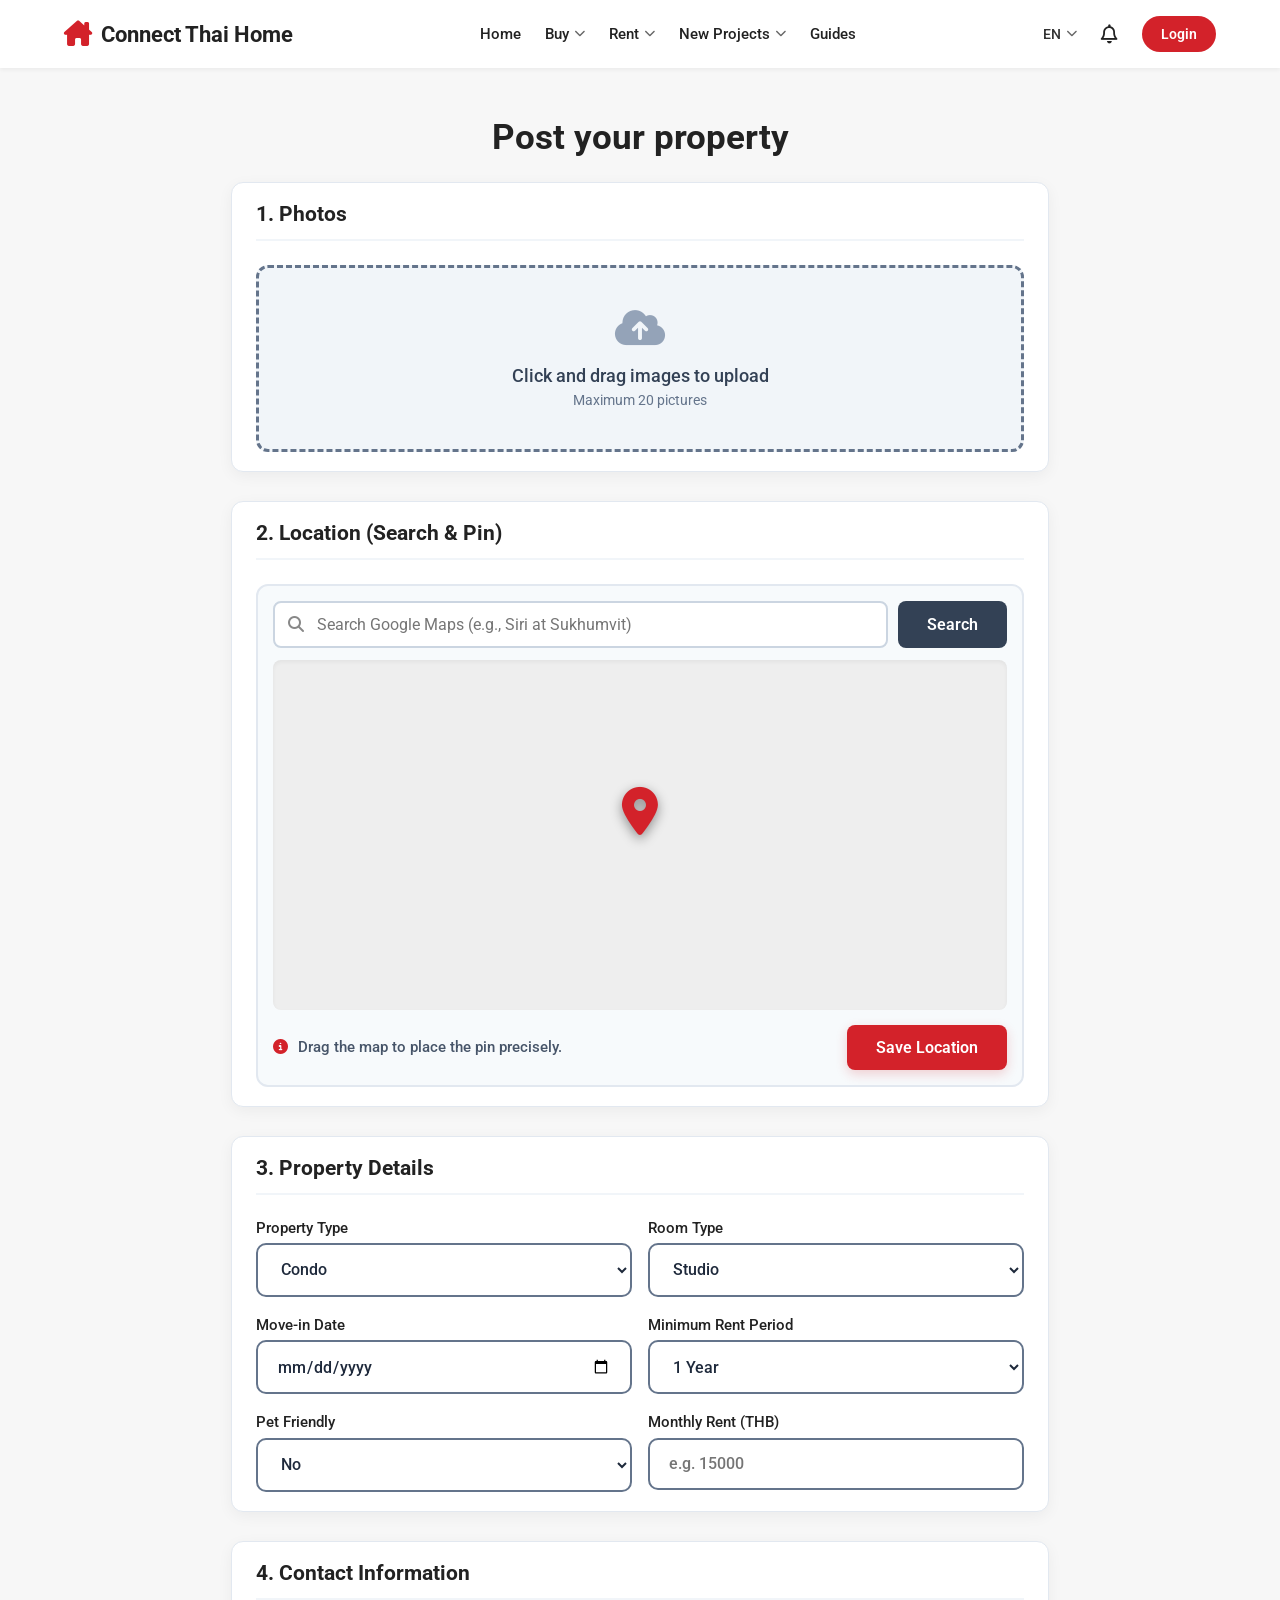
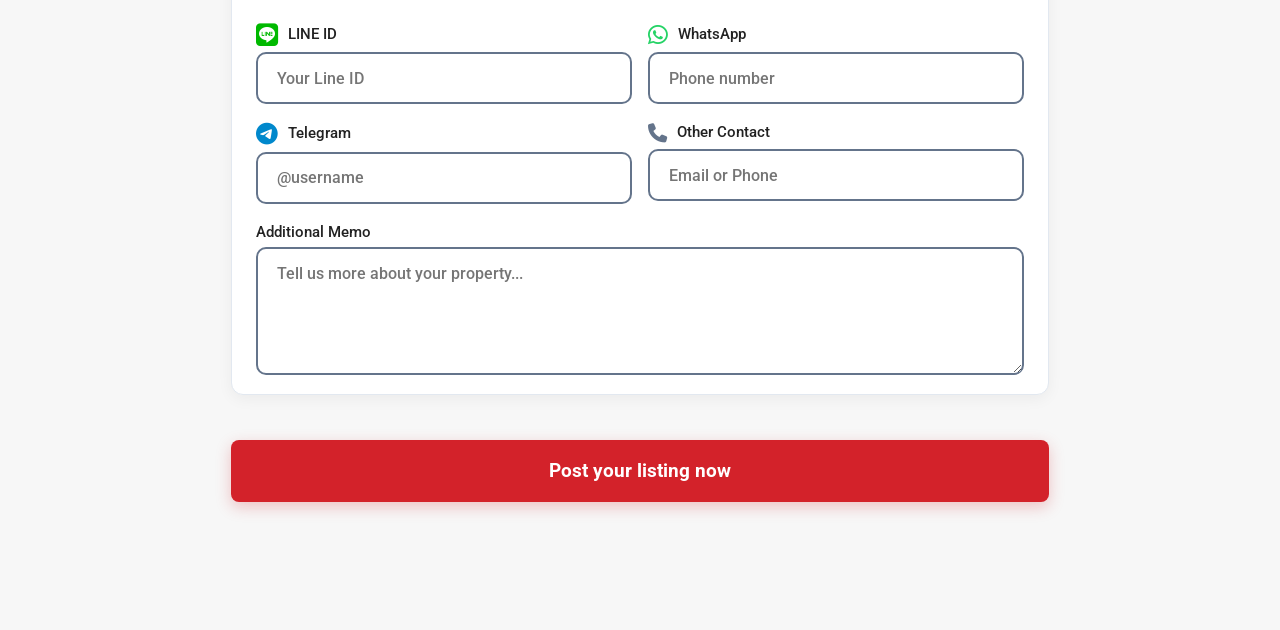
<file: post-home.html>
<!DOCTYPE html>
<html lang="en">
<head>
    <meta charset="UTF-8">
    <meta name="viewport" content="width=device-width, initial-scale=1.0">
    <title>Post Property - Connect Thai Home</title>
    <!-- Use similar font as DDProperty -->
    <link href="https://fonts.googleapis.com/css2?family=Roboto:wght@300;400;500;700&display=swap" rel="stylesheet">
    <link rel="stylesheet" href="style.css">
    <!-- Font Awesome for icons -->
    <link rel="stylesheet" href="https://cdnjs.cloudflare.com/ajax/libs/font-awesome/6.4.0/css/all.min.css">
    <style>
        .post-page-container {
            max-width: 850px;
            margin: 3rem auto;
            padding: 0 1rem;
        }
        
        .map-container {
            margin-top: 0.8rem;
            width: 100%;
            height: 250px;
            background-color: #eee;
            border-radius: 8px;
            overflow: hidden;
            position: relative;
        }
        
        .map-search {
            position: absolute;
            top: 10px;
            left: 10px;
            right: 10px;
            background: white;
            padding: 0.5rem 1rem;
            border-radius: 4px;
            box-shadow: 0 2px 6px rgba(0,0,0,0.2);
            display: flex;
            align-items: center;
            gap: 10px;
            z-index: 10;
        }
        
        .map-search input {
            border: none;
            width: 100%;
            outline: none;
            font-size: 0.95rem;
        }
        
        .map-pin {
            position: absolute;
            top: 50%;
            left: 50%;
            transform: translate(-50%, -100%);
            color: var(--primary-red);
            font-size: 2rem;
            z-index: 5;
            filter: drop-shadow(0 4px 4px rgba(0,0,0,0.3));
        }
    </style>
</head>
<body style="background-color: var(--bg-light);">
    <header class="navbar">
        <div class="logo">
            <a href="index.html" style="text-decoration: none; color: inherit; display: flex; align-items: center; gap: 8px;">
                <i class="fa-solid fa-house-chimney icon-red"></i>
                <span>Connect Thai Home</span>
            </a>
        </div>
        <nav class="nav-links">
            <a href="index.html">Home</a>
            <a href="#">Buy <i class="fa-solid fa-chevron-down arrow"></i></a>
            <a href="#">Rent <i class="fa-solid fa-chevron-down arrow"></i></a>
            <a href="#">New Projects <i class="fa-solid fa-chevron-down arrow"></i></a>
            <a href="#">Guides</a>
        </nav>
        <div class="nav-right">
            <div class="lang-selector">
                EN <i class="fa-solid fa-chevron-down arrow"></i>
            </div>
            <div class="bell-icon">
                <i class="fa-regular fa-bell"></i>
            </div>
            <button class="btn-login">Login</button>
        </div>
    </header>

    <div class="post-page-container">
        <h1 style="margin-bottom: 1.5rem; font-size: 2.2rem; color: var(--text-dark); text-align: center; font-weight: 700;">Post your property</h1>
        
        <form class="post-form">
            <!-- Card 1: Photos -->
            <div class="form-section-card">
                <h3 style="margin-bottom: 1.5rem; font-size: 1.3rem; color: var(--text-dark); border-bottom: 2px solid #f1f5f9; padding-bottom: 0.8rem;">1. Photos</h3>
                <div class="form-group full-width">
                    <div class="upload-area">
                        <i class="fa-solid fa-cloud-arrow-up" style="color: #94a3b8;"></i>
                        <p style="font-size: 1.1rem; font-weight: 500; color: #334155; margin-top: 10px;">Click and drag images to upload</p>
                        <p style="font-size: 0.9rem; color: #64748b; margin-top: 6px;">Maximum 20 pictures</p>
                        <input type="file" multiple accept="image/*" class="file-input">
                    </div>
                </div>
            </div>

            <!-- Card 2: Location -->
            <div class="form-section-card">
                <h3 style="margin-bottom: 1.5rem; font-size: 1.3rem; color: var(--text-dark); border-bottom: 2px solid #f1f5f9; padding-bottom: 0.8rem;">2. Location (Search & Pin)</h3>
                <div class="map-wrapper" style="border: 2px solid #e2e8f0; border-radius: 12px; overflow: hidden; padding: 15px; background: #f7fafc;">
                    <div style="display: flex; gap: 10px; margin-bottom: 12px;">
                        <div style="flex: 1; position: relative;">
                            <i class="fa-solid fa-magnifying-glass" style="position: absolute; left: 15px; top: 15px; color: #888; font-size: 1rem;"></i>
                            <input type="text" id="mapSearchInput" autocomplete="off" placeholder="Search Google Maps (e.g., Siri at Sukhumvit)" style="width: 100%; padding: 12px 15px 12px 42px; border: 2px solid #cbd5e1; border-radius: 8px; outline: none; font-size: 1rem; background: white; transition: border-color 0.2s;">
                            <ul id="searchSuggestions" class="search-suggestions" style="display: none;"></ul>
                        </div>
                        <button type="button" onclick="searchLocation()" style="background: #334155; color: white; border: none; border-radius: 8px; padding: 0 1.8rem; font-weight: 600; font-size: 1rem; cursor: pointer; transition: background 0.2s;" onmouseover="this.style.background='#1e293b'" onmouseout="this.style.background='#334155'">Search</button>
                    </div>
                    
                    <div class="map-container" style="position: relative; height: 350px; border-radius: 8px; overflow: hidden; margin-top: 0; box-shadow: inset 0 2px 4px rgba(0,0,0,0.05); transition: opacity 0.3s;">
                        <!-- Dynamic iframe representing map -->
                        <iframe id="gmap-iframe" src="https://maps.google.com/maps?q=Bangkok&output=embed" width="100%" height="100%" style="border:0;" allowfullscreen="" loading="lazy"></iframe>
                        <!-- Red pin centered to mimic pin drop state -->
                        <i class="fa-solid fa-location-dot map-pin" style="position: absolute; top: 50%; left: 50%; transform: translate(-50%, -100%); color: var(--primary-red); font-size: 3rem; filter: drop-shadow(0 4px 6px rgba(0,0,0,0.4)); pointer-events: none;"></i>
                        
                        <!-- Toast Notification popup -->
                        <div id="mapToast" style="display: none; justify-content: center; align-items: center; gap: 8px; position: absolute; top: 20px; left: 50%; transform: translateX(-50%); background: rgba(22, 163, 74, 0.95); color: white; padding: 0.8rem 1.5rem; border-radius: 30px; font-weight: 600; font-size: 0.95rem; z-index: 20; box-shadow: 0 4px 15px rgba(0,0,0,0.2); transition: opacity 0.3s; opacity: 0;">
                            <i class="fa-solid fa-circle-check"></i> Successfully Saved Location
                        </div>
                    </div>
                    
                    <div style="display: flex; justify-content: space-between; align-items: center; margin-top: 15px;">
                        <span style="font-size: 0.95rem; color: #475569; font-weight: 500;"><i class="fa-solid fa-circle-info" style="margin-right: 6px; color: var(--primary-red);"></i> Drag the map to place the pin precisely.</span>
                        <button type="button" id="btnSaveLocation" onclick="toggleMapSave()" style="background-color: var(--primary-red); color: white; border: none; padding: 0.8rem 1.8rem; border-radius: 8px; font-weight: 600; font-size: 1rem; cursor: pointer; transition: all 0.2s; box-shadow: 0 4px 12px rgba(211, 34, 42, 0.2);">
                            Save Location
                        </button>
                    </div>
                </div>
                
                <script>
                    let isMapSaved = false;
                    let toastTimeout;
                    
                    function toggleMapSave() {
                        const btn = document.getElementById('btnSaveLocation');
                        const iframe = document.getElementById('gmap-iframe');
                        const mapContainer = document.querySelector('.map-container');
                        const toast = document.getElementById('mapToast');
                        
                        if(toastTimeout) clearTimeout(toastTimeout);
                        
                        if (!isMapSaved) {
                            // Lock and Save
                            isMapSaved = true;
                            iframe.style.pointerEvents = 'none'; // Lock map interaction
                            mapContainer.style.opacity = '0.9'; // Visual feedback
                            btn.innerHTML = '<i class="fa-solid fa-pen" style="margin-right:8px;"></i> Edit Location';
                            btn.style.backgroundColor = '#64748b'; // Gray tone
                            btn.style.boxShadow = 'none';
                            
                            // Show toast
                            toast.style.display = 'flex';
                            setTimeout(() => { toast.style.opacity = '1'; }, 10);
                            
                            // Hide after ~2.5 seconds
                            toastTimeout = setTimeout(() => {
                                toast.style.opacity = '0';
                                setTimeout(() => { toast.style.display = 'none'; }, 300);
                            }, 2500);
                        } else {
                            // Unlock to edit
                            isMapSaved = false;
                            iframe.style.pointerEvents = 'auto'; // Unlock map
                            mapContainer.style.opacity = '1';
                            btn.innerHTML = 'Save Location';
                            btn.style.backgroundColor = 'var(--primary-red)';
                            btn.style.boxShadow = '0 4px 12px rgba(211, 34, 42, 0.2)';
                            
                            toast.style.opacity = '0';
                            toast.style.display = 'none';
                        }
                    }

                    const mockLocations = [
                        "Siri at Sukhumvit", 
                        "Ashton Asoke", 
                        "Ideo Q Chula-Samyan", 
                        "Lumpini Suite Phetchaburi-Makkasan", 
                        "The Line Jatujak-Mochit", 
                        "Siam Paragon", 
                        "Central World"
                    ];
                    
                    const searchInput = document.getElementById('mapSearchInput');
                    const suggestionsBox = document.getElementById('searchSuggestions');
                    
                    searchInput.addEventListener('input', function() {
                        const val = this.value.toLowerCase();
                        suggestionsBox.innerHTML = '';
                        if (!val) {
                            suggestionsBox.style.display = 'none';
                            return;
                        }
                        
                        const filtered = mockLocations.filter(loc => loc.toLowerCase().includes(val));
                        if(filtered.length > 0) {
                            suggestionsBox.style.display = 'block';
                            filtered.forEach(loc => {
                                const li = document.createElement('li');
                                li.innerHTML = `<i class="fa-solid fa-location-dot" style="color: #cbd5e1;"></i> ${loc}`;
                                li.onclick = function() {
                                    searchInput.value = loc;
                                    suggestionsBox.style.display = 'none';
                                    searchLocation(loc); // Auto search on click
                                };
                                suggestionsBox.appendChild(li);
                            });
                        } else {
                            suggestionsBox.style.display = 'none';
                        }
                    });
                    
                    // Hide suggestions on outside click
                    document.addEventListener('click', function(e) {
                        if(e.target !== searchInput) {
                            suggestionsBox.style.display = 'none';
                        }
                    });

                    function searchLocation(queryStr = null) {
                        const query = queryStr || searchInput.value;
                        if(query.trim() !== '') {
                            const encodedQuery = encodeURIComponent(query);
                            document.getElementById('gmap-iframe').src = `https://maps.google.com/maps?q=${encodedQuery}&output=embed`;
                        } else {
                            alert("Please enter a location to search!");
                        }
                    }
                    
                    // Handle Enter key for map search
                    searchInput.addEventListener('keypress', function (e) {
                        if (e.key === 'Enter') {
                            e.preventDefault();
                            searchLocation();
                            suggestionsBox.style.display = 'none';
                        }
                    });
                </script>
            </div>

            <!-- Card 3: Property Details -->
            <div class="form-section-card">
                <h3 style="margin-bottom: 1.5rem; font-size: 1.3rem; color: var(--text-dark); border-bottom: 2px solid #f1f5f9; padding-bottom: 0.8rem;">3. Property Details</h3>
                <div class="form-row" style="margin-bottom: 1.2rem;">
                    <div class="form-group">
                        <label>Property Type</label>
                        <select>
                            <option>Condo</option>
                            <option>House</option>
                            <option>Villa</option>
                            <option>Apartment</option>
                        </select>
                    </div>
                    <div class="form-group">
                        <label>Room Type</label>
                        <select>
                            <option>Studio</option>
                            <option>1 Bedroom</option>
                            <option>2 Bedrooms</option>
                            <option>3+ Bedrooms</option>
                        </select>
                    </div>
                </div>

                <div class="form-row" style="margin-bottom: 1.2rem;">
                    <div class="form-group">
                        <label>Move-in Date</label>
                        <input type="date">
                    </div>
                    <div class="form-group">
                        <label>Minimum Rent Period</label>
                        <select>
                            <option>1 Month</option>
                            <option>3 Months</option>
                            <option>6 Months</option>
                            <option selected>1 Year</option>
                        </select>
                    </div>
                </div>

                <div class="form-row">
                    <div class="form-group">
                        <label>Pet Friendly</label>
                        <select>
                            <option>No</option>
                            <option>Yes (Small Pets)</option>
                            <option>Yes (Any)</option>
                        </select>
                    </div>
                    <div class="form-group">
                        <label>Monthly Rent (THB)</label>
                        <input type="number" placeholder="e.g. 15000" style="font-weight: 500; color: var(--primary-red);">
                    </div>
                </div>
            </div>

            <!-- Card 4: Contact Details -->
            <div class="form-section-card">
                <h3 style="margin-bottom: 1.5rem; font-size: 1.3rem; color: var(--text-dark); border-bottom: 2px solid #f1f5f9; padding-bottom: 0.8rem;">4. Contact Information</h3>
                
                <div class="form-row" style="margin-bottom: 1.2rem;">
                    <div class="form-group">
                        <label><i class="fa-brands fa-line" style="color: #00B900; font-size: 1.4rem; vertical-align: middle; margin-right: 6px;"></i> LINE ID</label>
                        <input type="text" placeholder="Your Line ID">
                    </div>
                    <div class="form-group">
                        <label><i class="fa-brands fa-whatsapp" style="color: #25D366; font-size: 1.4rem; vertical-align: middle; margin-right: 6px;"></i> WhatsApp</label>
                        <input type="text" placeholder="Phone number">
                    </div>
                </div>
                
                <div class="form-row" style="margin-bottom: 1.2rem;">
                    <div class="form-group">
                        <label><i class="fa-brands fa-telegram" style="color: #0088cc; font-size: 1.4rem; vertical-align: middle; margin-right: 6px;"></i> Telegram</label>
                        <input type="text" placeholder="@username">
                    </div>
                    <div class="form-group">
                        <label><i class="fa-solid fa-phone" style="color: #64748b; font-size: 1.2rem; vertical-align: middle; margin-right: 6px;"></i> Other Contact</label>
                        <input type="text" placeholder="Email or Phone">
                    </div>
                </div>

                <div class="form-group full-width" style="margin-top: 1rem;">
                    <label>Additional Memo</label>
                    <textarea placeholder="Tell us more about your property..." rows="5"></textarea>
                </div>
            </div>

            <button type="button" class="btn-submit-post" style="padding: 1.2rem; font-size: 1.2rem; width: 100%; margin-bottom: 5rem; box-shadow: 0 5px 15px rgba(211, 34, 42, 0.25);">Post your listing now</button>
        </form>
    </div>
</body>
</html>
</file>
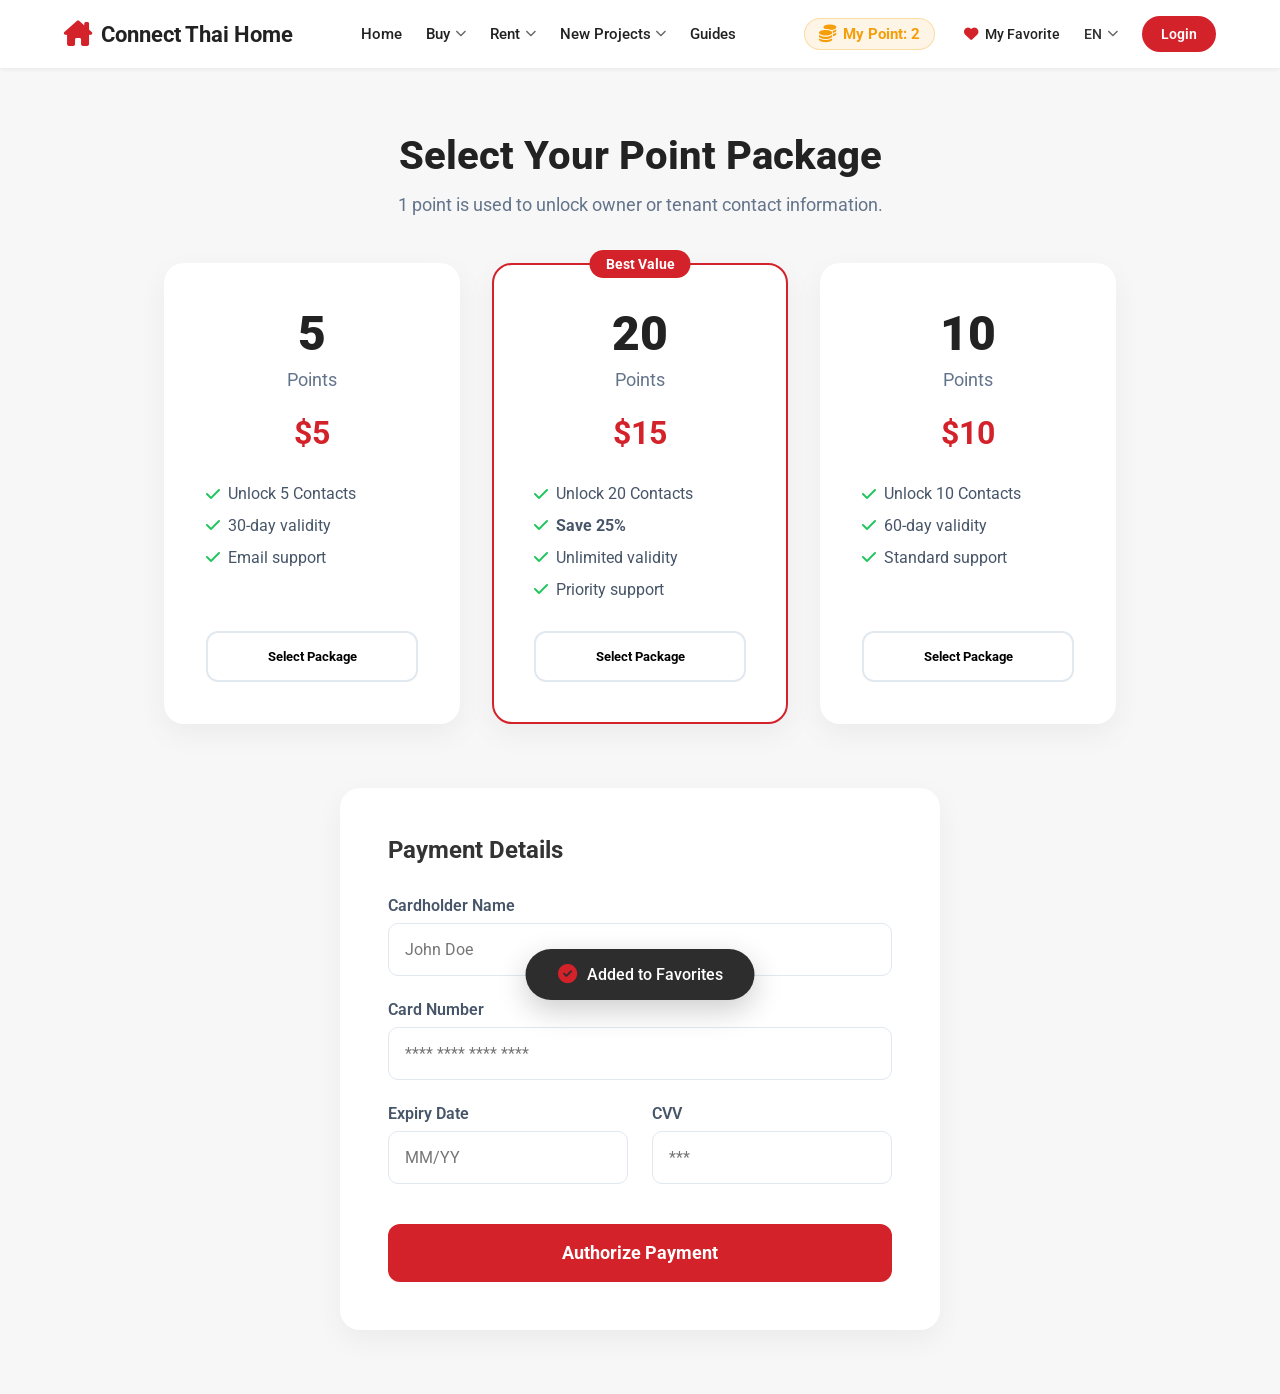
<file: pages/charge.html>
<!DOCTYPE html>
<html lang="en">
<head>
    <meta charset="UTF-8">
    <meta name="viewport" content="width=device-width, initial-scale=1.0">
    <title>Charge Points - Connect Thai Home</title>
    <link href="https://fonts.googleapis.com/css2?family=Roboto:wght@300;400;500;700;900&display=swap" rel="stylesheet">
    <link rel="stylesheet" href="../css/global.css">
    <link rel="stylesheet" href="../css/charge.css">
    <link rel="stylesheet" href="https://cdnjs.cloudflare.com/ajax/libs/font-awesome/6.4.0/css/all.min.css">
</head>
<body style="background-color: var(--bg-light);">
    <header class="navbar">
        <div class="logo">
            <a href="../index.html" style="text-decoration: none; color: inherit; display: flex; align-items: center; gap: 8px;">
                <i class="fa-solid fa-house-chimney icon-red"></i>
                <span>Connect Thai Home</span>
            </a>
        </div>
        <nav class="nav-links">
            <a href="../index.html">Home</a>
            <a href="#">Buy <i class="fa-solid fa-chevron-down arrow"></i></a>
            <a href="#">Rent <i class="fa-solid fa-chevron-down arrow"></i></a>
            <a href="#">New Projects <i class="fa-solid fa-chevron-down arrow"></i></a>
            <a href="#">Guides</a>
        </nav>
        <div class="nav-right">
            <a href="favorites.html" class="nav-points" title="Manage Points">
                <i class="fa-solid fa-coins"></i>
                <span>My Point: 2</span>
            </a>
            <a href="favorites.html" class="nav-fav">
                <i class="fa-solid fa-heart"></i>
                <span>My Favorite</span>
            </a>
            <div class="lang-selector">
                EN <i class="fa-solid fa-chevron-down arrow"></i>
                <div class="lang-dropdown">
                    <a href="#">Thai (TH)</a>
                    <a href="#">Chinese (ZH)</a>
                    <a href="#">Korean (KO)</a>
                    <a href="#">Russian (RU)</a>
                </div>
            </div>
            <button class="btn-login" onclick="window.location.href='login.html'">Login</button>
        </div>
    </header>

    <div class="charge-container">
        <div class="charge-header">
            <h1>Select Your Point Package</h1>
            <p>1 point is used to unlock owner or tenant contact information.</p>
        </div>

        <div class="pricing-grid">
            <!-- Basic -->
            <div class="pricing-card">
                <div>
                    <div class="points-value">5</div>
                    <div class="points-label">Points</div>
                    <div class="price-tag">$5</div>
                    <ul class="perks-list">
                        <li><i class="fa-solid fa-check"></i> Unlock 5 Contacts</li>
                        <li><i class="fa-solid fa-check"></i> 30-day validity</li>
                        <li><i class="fa-solid fa-check"></i> Email support</li>
                    </ul>
                </div>
                <button class="btn-select-plan">Select Package</button>
            </div>

            <!-- Standard (Popular) -->
            <div class="pricing-card popular">
                <div class="popular-badge">Best Value</div>
                <div>
                    <div class="points-value">20</div>
                    <div class="points-label">Points</div>
                    <div class="price-tag">$15</div>
                    <ul class="perks-list">
                        <li><i class="fa-solid fa-check"></i> Unlock 20 Contacts</li>
                        <li><i class="fa-solid fa-check"></i> <strong>Save 25%</strong></li>
                        <li><i class="fa-solid fa-check"></i> Unlimited validity</li>
                        <li><i class="fa-solid fa-check"></i> Priority support</li>
                    </ul>
                </div>
                <button class="btn-select-plan">Select Package</button>
            </div>

            <!-- Pro -->
            <div class="pricing-card">
                <div>
                    <div class="points-value">10</div>
                    <div class="points-label">Points</div>
                    <div class="price-tag">$10</div>
                    <ul class="perks-list">
                        <li><i class="fa-solid fa-check"></i> Unlock 10 Contacts</li>
                        <li><i class="fa-solid fa-check"></i> 60-day validity</li>
                        <li><i class="fa-solid fa-check"></i> Standard support</li>
                    </ul>
                </div>
                <button class="btn-select-plan">Select Package</button>
            </div>
        </div>

        <div class="payment-section">
            <h2>Payment Details</h2>
            <form id="paymentForm" onsubmit="return false;">
                <div class="form-group">
                    <label>Cardholder Name</label>
                    <input type="text" placeholder="John Doe">
                </div>
                <div class="form-group">
                    <label>Card Number</label>
                    <input type="text" placeholder="**** **** **** ****">
                </div>
                <div class="form-row">
                    <div class="form-group">
                        <label>Expiry Date</label>
                        <input type="text" placeholder="MM/YY">
                    </div>
                    <div class="form-group">
                        <label>CVV</label>
                        <input type="text" placeholder="***">
                    </div>
                </div>
                <button type="submit" class="btn-confirm-payment" onclick="showToast('Payment Processing...', 'fa-solid fa-spinner fa-spin')">
                    Authorize Payment
                </button>
            </form>
        </div>
    </div>

    <!-- Toast UI -->
    <div id="toast" class="toast-notification">
        <i class="fa-solid fa-circle-check toast-icon"></i>
        <span id="toast-message">Added to Favorites</span>
    </div>

    <script>
        function showToast(message, iconClass = 'fa-solid fa-circle-check') {
            const toast = document.getElementById('toast');
            const msg = document.getElementById('toast-message');
            const icon = toast.querySelector('.toast-icon');
            
            msg.innerText = message;
            icon.className = 'toast-icon ' + iconClass;
            
            toast.classList.add('show');
            setTimeout(() => {
                toast.classList.remove('show');
                if (message.includes('Processing')) {
                    setTimeout(() => {
                        showToast('Points Charged Successfully!', 'fa-solid fa-check-double');
                    }, 500);
                }
            }, 2000);
        }

        // Package selection visualization
        document.querySelectorAll('.pricing-card').forEach(card => {
            card.addEventListener('click', function() {
                document.querySelectorAll('.pricing-card').forEach(c => c.style.borderColor = 'transparent');
                this.style.borderColor = 'var(--primary-red)';
                const points = this.querySelector('.points-value').innerText;
                const price = this.querySelector('.price-tag').innerText;
                document.querySelector('.btn-confirm-payment').innerText = `Pay ${price} for ${points} Points`;
            });
        });
    </script>
</body>
</html>
</file>
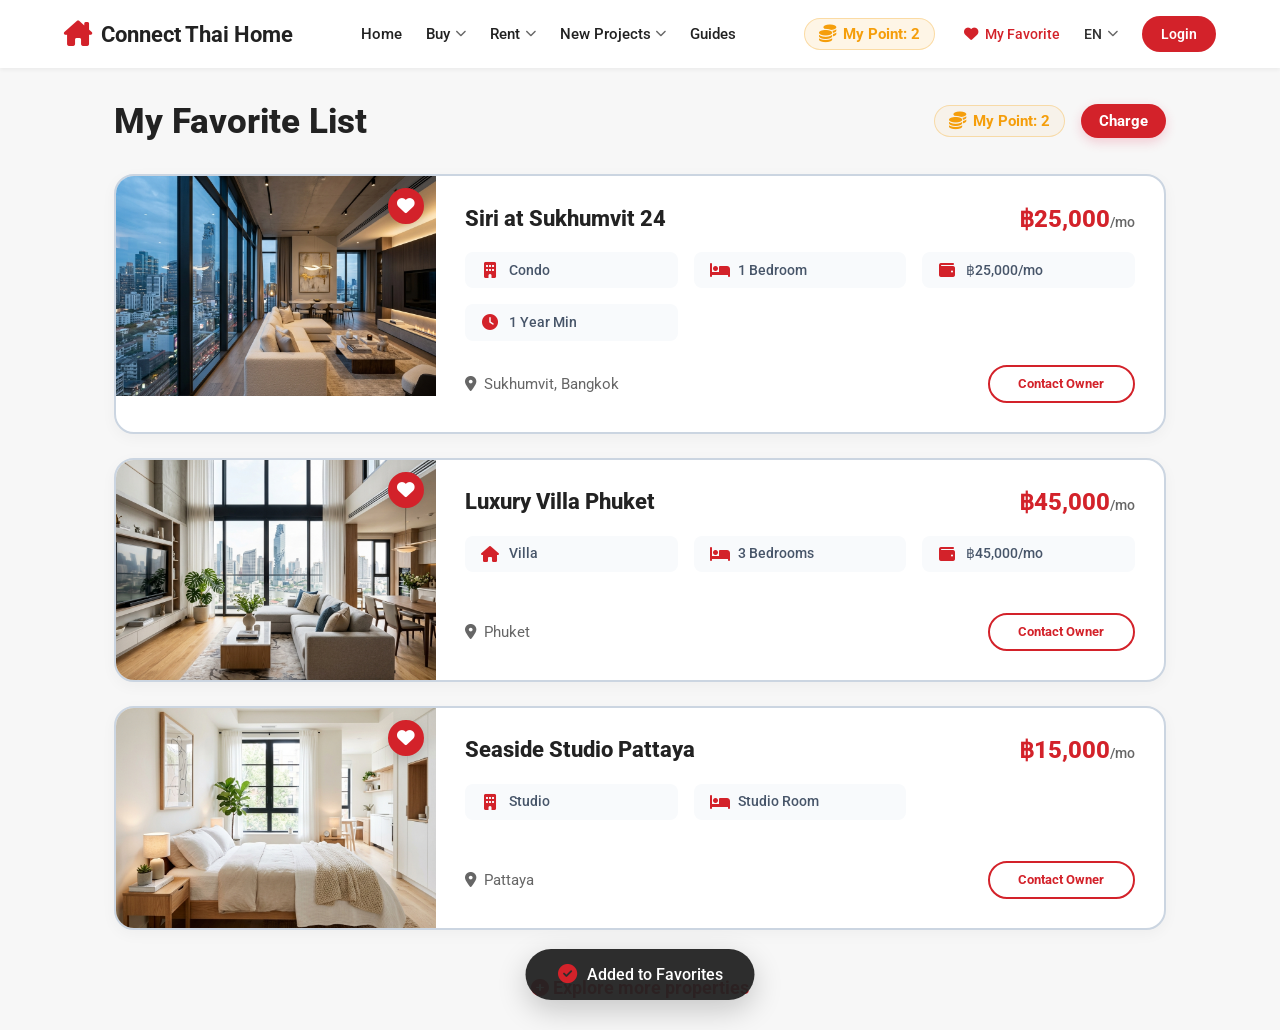
<file: pages/favorites.html>
<!DOCTYPE html>
<html lang="en">
<head>
    <meta charset="UTF-8">
    <meta name="viewport" content="width=device-width, initial-scale=1.0">
    <title>My Favorite - Connect Thai Home</title>
    <link href="https://fonts.googleapis.com/css2?family=Roboto:wght@300;400;500;700;900&display=swap" rel="stylesheet">
    <link rel="stylesheet" href="../css/global.css">
    <link rel="stylesheet" href="../css/property-list.css">
    <link rel="stylesheet" href="../css/modal.css">
    <link rel="stylesheet" href="https://cdnjs.cloudflare.com/ajax/libs/font-awesome/6.4.0/css/all.min.css">
</head>
<body style="background-color: var(--bg-light);">
    <header class="navbar">
        <div class="logo">
            <a href="../index.html" style="text-decoration: none; color: inherit; display: flex; align-items: center; gap: 8px;">
                <i class="fa-solid fa-house-chimney icon-red"></i>
                <span>Connect Thai Home</span>
            </a>
        </div>
        <nav class="nav-links">
            <a href="../index.html">Home</a>
            <a href="#">Buy <i class="fa-solid fa-chevron-down arrow"></i></a>
            <a href="#">Rent <i class="fa-solid fa-chevron-down arrow"></i></a>
            <a href="#">New Projects <i class="fa-solid fa-chevron-down arrow"></i></a>
            <a href="#">Guides</a>
        </nav>
        <div class="nav-right">
            <a href="favorites.html" class="nav-points" title="Manage Points">
                <i class="fa-solid fa-coins"></i>
                <span>My Point: 2</span>
            </a>
            <a href="favorites.html" class="nav-fav" style="color: var(--primary-red);">
                <i class="fa-solid fa-heart"></i>
                <span>My Favorite</span>
            </a>
            <div class="lang-selector">
                EN <i class="fa-solid fa-chevron-down arrow"></i>
                <div class="lang-dropdown">
                    <a href="#">Thai (TH)</a>
                    <a href="#">Chinese (ZH)</a>
                    <a href="#">Korean (KO)</a>
                    <a href="#">Russian (RU)</a>
                </div>
            </div>
            <button class="btn-login" onclick="window.location.href='login.html'">Login</button>
        </div>
    </header>

    <div class="list-container">
        <div style="display: flex; justify-content: space-between; align-items: center; margin-bottom: 2rem;">
            <h1 style="font-size: 2.2rem; font-weight: 800; color: var(--text-dark);">My Favorite List</h1>
            <div style="display: flex; align-items: center; gap: 1rem;">
                <div class="nav-points" style="margin: 0; cursor: default; background: rgba(245, 158, 11, 0.05);">
                    <i class="fa-solid fa-coins"></i>
                    <span>My Point: 2</span>
                </div>
                <button class="btn-charge" onclick="window.location.href='charge.html'">Charge</button>
            </div>
        </div>

        <!-- Favorite List -->
        <div class="property-list-vertical">
            <!-- Favorite 1 -->
            <div class="property-list-item">
                <div class="item-image">
                    <img src="../images/modern_condo.png" alt="Property">
                    <button class="btn-favorite active"><i class="fa-solid fa-heart"></i></button>
                </div>
                <div class="item-content">
                    <div class="item-header">
                        <div class="item-title">Siri at Sukhumvit 24</div>
                        <div class="item-price">฿25,000<span>/mo</span></div>
                    </div>
                    
                    <div class="item-details-grid">
                        <div class="detail-pill"><i class="fa-solid fa-building"></i> Condo</div>
                        <div class="detail-pill"><i class="fa-solid fa-bed"></i> 1 Bedroom</div>
                        <div class="detail-pill"><i class="fa-solid fa-wallet"></i> ฿25,000/mo</div>
                        <div class="detail-pill"><i class="fa-solid fa-clock"></i> 1 Year Min</div>
                    </div>

                    <div class="item-footer">
                        <div class="item-location">
                            <i class="fa-solid fa-location-dot"></i> Sukhumvit, Bangkok
                        </div>
                        <button class="btn-item-contact">Contact Owner</button>
                    </div>
                </div>
            </div>

            <!-- Favorite 2 -->
            <div class="property-list-item">
                <div class="item-image">
                    <img src="../images/condo_interior.png" alt="Property">
                    <button class="btn-favorite active"><i class="fa-solid fa-heart"></i></button>
                </div>
                <div class="item-content">
                    <div class="item-header">
                        <div class="item-title">Luxury Villa Phuket</div>
                        <div class="item-price">฿45,000<span>/mo</span></div>
                    </div>
                    
                    <div class="item-details-grid">
                        <div class="detail-pill"><i class="fa-solid fa-house"></i> Villa</div>
                        <div class="detail-pill"><i class="fa-solid fa-bed"></i> 3 Bedrooms</div>
                        <div class="detail-pill"><i class="fa-solid fa-wallet"></i> ฿45,000/mo</div>
                    </div>

                    <div class="item-footer">
                        <div class="item-location">
                            <i class="fa-solid fa-location-dot"></i> Phuket
                        </div>
                        <button class="btn-item-contact">Contact Owner</button>
                    </div>
                </div>
            </div>

            <!-- Favorite 3 -->
            <div class="property-list-item">
                <div class="item-image">
                    <img src="../images/studio_room.png" alt="Property">
                    <button class="btn-favorite active"><i class="fa-solid fa-heart"></i></button>
                </div>
                <div class="item-content">
                    <div class="item-header">
                        <div class="item-title">Seaside Studio Pattaya</div>
                        <div class="item-price">฿15,000<span>/mo</span></div>
                    </div>
                    
                    <div class="item-details-grid">
                        <div class="detail-pill"><i class="fa-solid fa-building"></i> Studio</div>
                        <div class="detail-pill"><i class="fa-solid fa-bed"></i> Studio Room</div>
                    </div>

                    <div class="item-footer">
                        <div class="item-location">
                            <i class="fa-solid fa-location-dot"></i> Pattaya
                        </div>
                        <button class="btn-item-contact">Contact Owner</button>
                    </div>
                </div>
            </div>
        </div>
        
        <div style="margin-top: 3rem; text-align: center;">
            <a href="property-list.html" class="view-all-link" style="font-weight: 700; font-size: 1.1rem; color: var(--primary-red); text-decoration: none;">
                <i class="fa-solid fa-plus-circle"></i> Explore more properties
            </a>
        </div>
    </div>

    <!-- Toast UI -->
    <div id="toast" class="toast-notification">
        <i class="fa-solid fa-circle-check toast-icon"></i>
        <span id="toast-message">Added to Favorites</span>
    </div>

    <script>
        // Favorite Button & Toast Logic
        document.querySelectorAll('.btn-favorite').forEach(btn => {
            btn.addEventListener('click', function(e) {
                e.stopPropagation();
                this.classList.toggle('active');
                
                const isAdded = this.classList.contains('active');
                showToast(isAdded ? 'Added to Favorites' : 'Removed from Favorites');
            });
        });

        // Contact Button & Point Logic
        document.querySelectorAll('.btn-item-contact').forEach(btn => {
            btn.addEventListener('click', function(e) {
                e.stopPropagation();
                showToast('Connecting... 1 Point Deducted', 'fa-solid fa-coins');
            });
        });

        function showToast(message, iconClass = 'fa-solid fa-circle-check') {
            const toast = document.getElementById('toast');
            const msg = document.getElementById('toast-message');
            const icon = toast.querySelector('.toast-icon');
            
            msg.innerText = message;
            icon.className = 'toast-icon ' + iconClass;
            
            toast.classList.add('show');
            setTimeout(() => {
                toast.classList.remove('show');
            }, 2500);
        }
    </script>
</body>
</html>
</file>
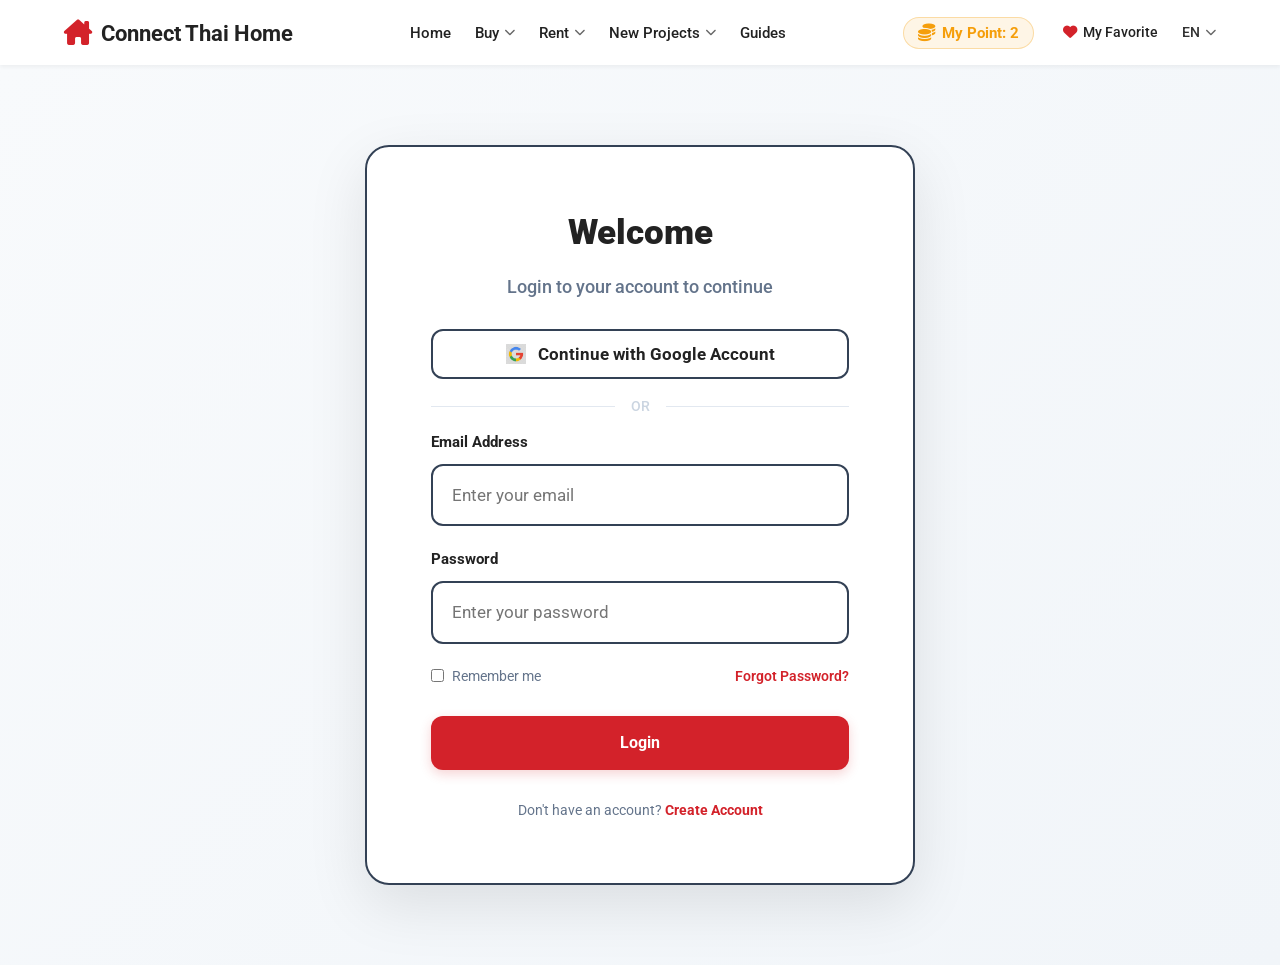
<file: pages/login.html>
<!DOCTYPE html>
<html lang="en">
<head>
    <meta charset="UTF-8">
    <meta name="viewport" content="width=device-width, initial-scale=1.0">
    <title>Login - Connect Thai Home</title>
    <link href="https://fonts.googleapis.com/css2?family=Roboto:wght@300;400;500;700;900&display=swap" rel="stylesheet">
    <link rel="stylesheet" href="../css/global.css">
    <link rel="stylesheet" href="../css/login.css">
    <link rel="stylesheet" href="https://cdnjs.cloudflare.com/ajax/libs/font-awesome/6.4.0/css/all.min.css">
</head>
<body style="background-color: var(--bg-light);">
    <header class="navbar">
        <div class="logo">
            <a href="../index.html" style="text-decoration: none; color: inherit; display: flex; align-items: center; gap: 8px;">
                <i class="fa-solid fa-house-chimney icon-red"></i>
                <span>Connect Thai Home</span>
            </a>
        </div>
        <nav class="nav-links">
            <a href="../index.html">Home</a>
            <a href="#">Buy <i class="fa-solid fa-chevron-down arrow"></i></a>
            <a href="#">Rent <i class="fa-solid fa-chevron-down arrow"></i></a>
            <a href="#">New Projects <i class="fa-solid fa-chevron-down arrow"></i></a>
            <a href="#">Guides</a>
        </nav>
        <div class="nav-right">
            <a href="favorites.html" class="nav-points" title="Manage Points">
                <i class="fa-solid fa-coins"></i>
                <span>My Point: 2</span>
            </a>
            <a href="favorites.html" class="nav-fav">
                <i class="fa-solid fa-heart"></i>
                <span>My Favorite</span>
            </a>
            <div class="lang-selector">
                EN <i class="fa-solid fa-chevron-down arrow"></i>
                <div class="lang-dropdown">
                    <a href="#">Thai (TH)</a>
                    <a href="#">Chinese (ZH)</a>
                    <a href="#">Korean (KO)</a>
                    <a href="#">Russian (RU)</a>
                </div>
            </div>
            <!-- Login button removed as this is the login page -->
        </div>
    </header>

    <div class="login-auth-container">
        <div class="login-card-wrapper">
            <div class="login-card">
                <div class="login-header">
                    <h1>Welcome</h1>
                </div>

                <p style="color: #64748b; margin-top: 1.5rem; margin-bottom: 2rem; font-size: 1.1rem; font-weight: 500;">Login to your account to continue</p>

                <div class="social-login-group">
                    <button class="btn-social">
                        <img src="../images/google_logo.png" alt="Google Logo">
                        <span>Continue with Google Account</span>
                    </button>
                </div>

            <div class="divider">
                <span>OR</span>
            </div>

            <form class="login-form">
                <div class="form-group">
                    <label>Email Address</label>
                    <input type="email" placeholder="Enter your email">
                </div>
                <div class="form-group">
                    <label>Password</label>
                    <input type="password" placeholder="Enter your password">
                </div>

                <div class="form-options">
                    <label class="checkbox-container">
                        <input type="checkbox">
                        Remember me
                    </label>
                    <a href="#" class="forgot-password">Forgot Password?</a>
                </div>

                <button type="button" class="btn-login-submit" onclick="window.location.href='../index.html'">Login</button>
            </form>

            <div class="signup-prompt">
                Don't have an account? <a href="#">Create Account</a>
            </div>
        </div>
    </div>
</body>
</html>
</file>
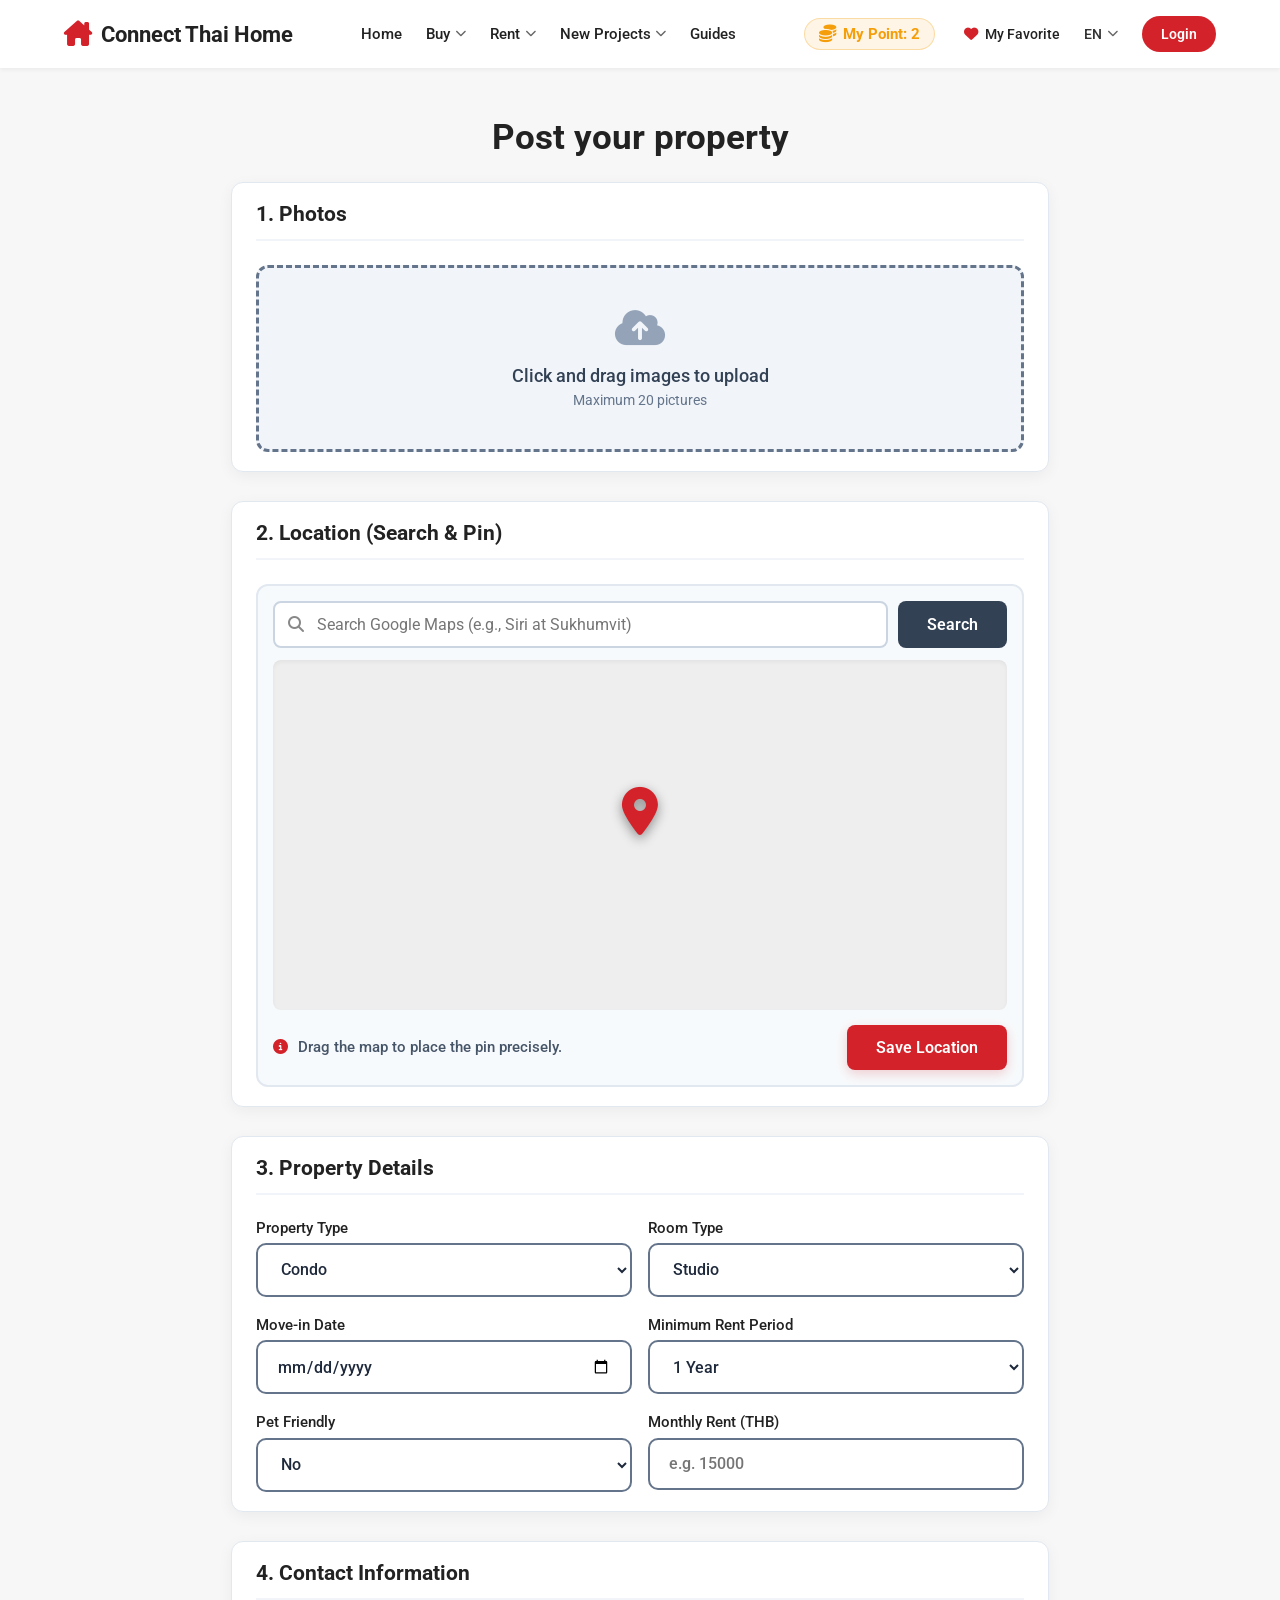
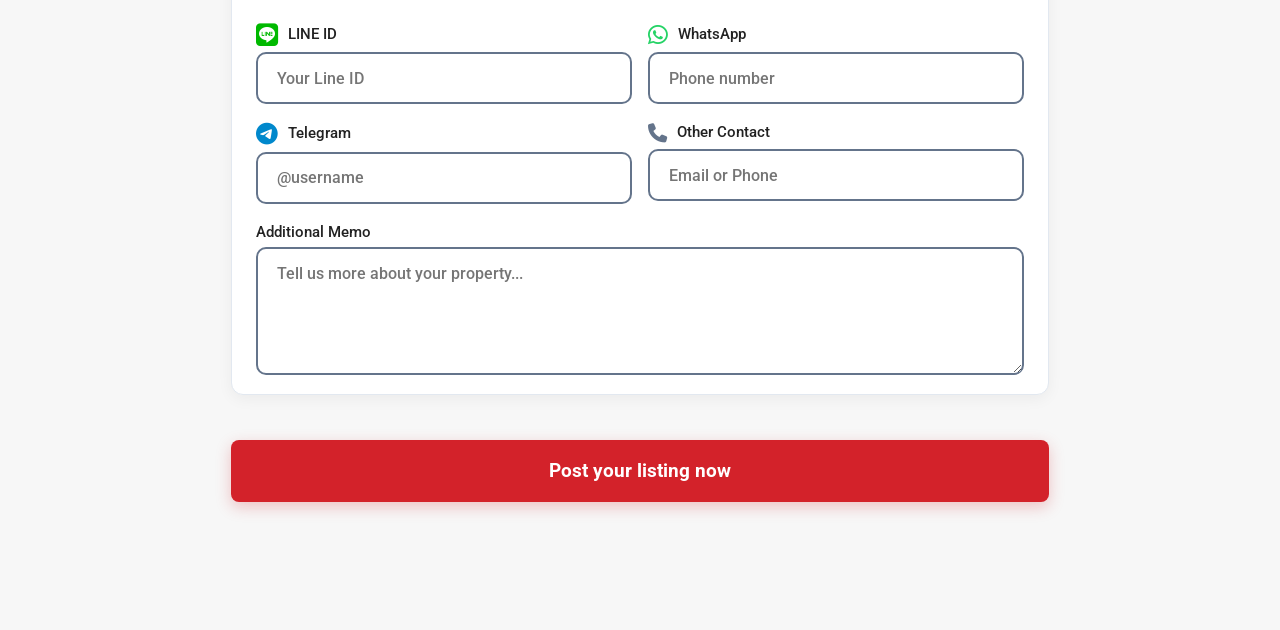
<file: pages/post-home.html>
<!DOCTYPE html>
<html lang="en">
<head>
    <meta charset="UTF-8">
    <meta name="viewport" content="width=device-width, initial-scale=1.0">
    <title>Post Property - Connect Thai Home</title>
    <!-- Use similar font as DDProperty -->
    <link href="https://fonts.googleapis.com/css2?family=Roboto:wght@300;400;500;700&display=swap" rel="stylesheet">
    <link rel="stylesheet" href="../css/global.css">
    <link rel="stylesheet" href="../css/post-home.css">
    <!-- Font Awesome for icons -->
    <link rel="stylesheet" href="https://cdnjs.cloudflare.com/ajax/libs/font-awesome/6.4.0/css/all.min.css">
    <style>
        .post-page-container {
            max-width: 850px;
            margin: 3rem auto;
            padding: 0 1rem;
        }
        
        .map-container {
            margin-top: 0.8rem;
            width: 100%;
            height: 250px;
            background-color: #eee;
            border-radius: 8px;
            overflow: hidden;
            position: relative;
        }
        
        .map-search {
            position: absolute;
            top: 10px;
            left: 10px;
            right: 10px;
            background: white;
            padding: 0.5rem 1rem;
            border-radius: 4px;
            box-shadow: 0 2px 6px rgba(0,0,0,0.2);
            display: flex;
            align-items: center;
            gap: 10px;
            z-index: 10;
        }
        
        .map-search input {
            border: none;
            width: 100%;
            outline: none;
            font-size: 0.95rem;
        }
        
        .map-pin {
            position: absolute;
            top: 50%;
            left: 50%;
            transform: translate(-50%, -100%);
            color: var(--primary-red);
            font-size: 2rem;
            z-index: 5;
            filter: drop-shadow(0 4px 4px rgba(0,0,0,0.3));
        }
    </style>
</head>
<body style="background-color: var(--bg-light);">
    <header class="navbar">
        <div class="logo">
            <a href="../index.html" style="text-decoration: none; color: inherit; display: flex; align-items: center; gap: 8px;">
                <i class="fa-solid fa-house-chimney icon-red"></i>
                <span>Connect Thai Home</span>
            </a>
        </div>
        <nav class="nav-links">
            <a href="../index.html">Home</a>
            <a href="#">Buy <i class="fa-solid fa-chevron-down arrow"></i></a>
            <a href="#">Rent <i class="fa-solid fa-chevron-down arrow"></i></a>
            <a href="#">New Projects <i class="fa-solid fa-chevron-down arrow"></i></a>
            <a href="#">Guides</a>
        </nav>
        <div class="nav-right">
            <a href="favorites.html" class="nav-points" title="Manage Points">
                <i class="fa-solid fa-coins"></i>
                <span>My Point: 2</span>
            </a>
            <a href="favorites.html" class="nav-fav">
                <i class="fa-solid fa-heart"></i>
                <span>My Favorite</span>
            </a>
            <div class="lang-selector">
                EN <i class="fa-solid fa-chevron-down arrow"></i>
                <div class="lang-dropdown">
                    <a href="#">Thai (TH)</a>
                    <a href="#">Chinese (ZH)</a>
                    <a href="#">Korean (KO)</a>
                    <a href="#">Russian (RU)</a>
                </div>
            </div>
            <button class="btn-login" onclick="window.location.href='login.html'">Login</button>
        </div>
    </header>

    <div class="post-page-container">
        <h1 style="margin-bottom: 1.5rem; font-size: 2.2rem; color: var(--text-dark); text-align: center; font-weight: 700;">Post your property</h1>
        
        <form class="post-form">
            <!-- Card 1: Photos -->
            <div class="form-section-card">
                <h3 style="margin-bottom: 1.5rem; font-size: 1.3rem; color: var(--text-dark); border-bottom: 2px solid #f1f5f9; padding-bottom: 0.8rem;">1. Photos</h3>
                <div class="form-group full-width">
                    <div class="upload-area">
                        <i class="fa-solid fa-cloud-arrow-up" style="color: #94a3b8;"></i>
                        <p style="font-size: 1.1rem; font-weight: 500; color: #334155; margin-top: 10px;">Click and drag images to upload</p>
                        <p style="font-size: 0.9rem; color: #64748b; margin-top: 6px;">Maximum 20 pictures</p>
                        <input type="file" multiple accept="image/*" class="file-input">
                    </div>
                </div>
            </div>

            <!-- Card 2: Location -->
            <div class="form-section-card">
                <h3 style="margin-bottom: 1.5rem; font-size: 1.3rem; color: var(--text-dark); border-bottom: 2px solid #f1f5f9; padding-bottom: 0.8rem;">2. Location (Search & Pin)</h3>
                <div class="map-wrapper" style="border: 2px solid #e2e8f0; border-radius: 12px; overflow: hidden; padding: 15px; background: #f7fafc;">
                    <div style="display: flex; gap: 10px; margin-bottom: 12px;">
                        <div style="flex: 1; position: relative;">
                            <i class="fa-solid fa-magnifying-glass" style="position: absolute; left: 15px; top: 15px; color: #888; font-size: 1rem;"></i>
                            <input type="text" id="mapSearchInput" autocomplete="off" placeholder="Search Google Maps (e.g., Siri at Sukhumvit)" style="width: 100%; padding: 12px 15px 12px 42px; border: 2px solid #cbd5e1; border-radius: 8px; outline: none; font-size: 1rem; background: white; transition: border-color 0.2s;">
                            <ul id="searchSuggestions" class="search-suggestions" style="display: none;"></ul>
                        </div>
                        <button type="button" onclick="searchLocation()" style="background: #334155; color: white; border: none; border-radius: 8px; padding: 0 1.8rem; font-weight: 600; font-size: 1rem; cursor: pointer; transition: background 0.2s;" onmouseover="this.style.background='#1e293b'" onmouseout="this.style.background='#334155'">Search</button>
                    </div>
                    
                    <div class="map-container" style="position: relative; height: 350px; border-radius: 8px; overflow: hidden; margin-top: 0; box-shadow: inset 0 2px 4px rgba(0,0,0,0.05); transition: opacity 0.3s;">
                        <!-- Dynamic iframe representing map -->
                        <iframe id="gmap-iframe" src="https://maps.google.com/maps?q=Bangkok&output=embed" width="100%" height="100%" style="border:0;" allowfullscreen="" loading="lazy"></iframe>
                        <!-- Red pin centered to mimic pin drop state -->
                        <i class="fa-solid fa-location-dot map-pin" style="position: absolute; top: 50%; left: 50%; transform: translate(-50%, -100%); color: var(--primary-red); font-size: 3rem; filter: drop-shadow(0 4px 6px rgba(0,0,0,0.4)); pointer-events: none;"></i>
                        
                        <!-- Toast Notification popup -->
                        <div id="mapToast" style="display: none; justify-content: center; align-items: center; gap: 8px; position: absolute; top: 20px; left: 50%; transform: translateX(-50%); background: rgba(22, 163, 74, 0.95); color: white; padding: 0.8rem 1.5rem; border-radius: 30px; font-weight: 600; font-size: 0.95rem; z-index: 20; box-shadow: 0 4px 15px rgba(0,0,0,0.2); transition: opacity 0.3s; opacity: 0;">
                            <i class="fa-solid fa-circle-check"></i> Successfully Saved Location
                        </div>
                    </div>
                    
                    <div style="display: flex; justify-content: space-between; align-items: center; margin-top: 15px;">
                        <span style="font-size: 0.95rem; color: #475569; font-weight: 500;"><i class="fa-solid fa-circle-info" style="margin-right: 6px; color: var(--primary-red);"></i> Drag the map to place the pin precisely.</span>
                        <button type="button" id="btnSaveLocation" onclick="toggleMapSave()" style="background-color: var(--primary-red); color: white; border: none; padding: 0.8rem 1.8rem; border-radius: 8px; font-weight: 600; font-size: 1rem; cursor: pointer; transition: all 0.2s; box-shadow: 0 4px 12px rgba(211, 34, 42, 0.2);">
                            Save Location
                        </button>
                    </div>
                </div>
                
                <script>
                    let isMapSaved = false;
                    let toastTimeout;
                    
                    function toggleMapSave() {
                        const btn = document.getElementById('btnSaveLocation');
                        const iframe = document.getElementById('gmap-iframe');
                        const mapContainer = document.querySelector('.map-container');
                        const toast = document.getElementById('mapToast');
                        
                        if(toastTimeout) clearTimeout(toastTimeout);
                        
                        if (!isMapSaved) {
                            // Lock and Save
                            isMapSaved = true;
                            iframe.style.pointerEvents = 'none'; // Lock map interaction
                            mapContainer.style.opacity = '0.9'; // Visual feedback
                            btn.innerHTML = '<i class="fa-solid fa-pen" style="margin-right:8px;"></i> Edit Location';
                            btn.style.backgroundColor = '#64748b'; // Gray tone
                            btn.style.boxShadow = 'none';
                            
                            // Show toast
                            toast.style.display = 'flex';
                            setTimeout(() => { toast.style.opacity = '1'; }, 10);
                            
                            // Hide after ~2.5 seconds
                            toastTimeout = setTimeout(() => {
                                toast.style.opacity = '0';
                                setTimeout(() => { toast.style.display = 'none'; }, 300);
                            }, 2500);
                        } else {
                            // Unlock to edit
                            isMapSaved = false;
                            iframe.style.pointerEvents = 'auto'; // Unlock map
                            mapContainer.style.opacity = '1';
                            btn.innerHTML = 'Save Location';
                            btn.style.backgroundColor = 'var(--primary-red)';
                            btn.style.boxShadow = '0 4px 12px rgba(211, 34, 42, 0.2)';
                            
                            toast.style.opacity = '0';
                            toast.style.display = 'none';
                        }
                    }

                    const mockLocations = [
                        "Siri at Sukhumvit", 
                        "Ashton Asoke", 
                        "Ideo Q Chula-Samyan", 
                        "Lumpini Suite Phetchaburi-Makkasan", 
                        "The Line Jatujak-Mochit", 
                        "Siam Paragon", 
                        "Central World"
                    ];
                    
                    const searchInput = document.getElementById('mapSearchInput');
                    const suggestionsBox = document.getElementById('searchSuggestions');
                    
                    searchInput.addEventListener('input', function() {
                        const val = this.value.toLowerCase();
                        suggestionsBox.innerHTML = '';
                        if (!val) {
                            suggestionsBox.style.display = 'none';
                            return;
                        }
                        
                        const filtered = mockLocations.filter(loc => loc.toLowerCase().includes(val));
                        if(filtered.length > 0) {
                            suggestionsBox.style.display = 'block';
                            filtered.forEach(loc => {
                                const li = document.createElement('li');
                                li.innerHTML = `<i class="fa-solid fa-location-dot" style="color: #cbd5e1;"></i> ${loc}`;
                                li.onclick = function() {
                                    searchInput.value = loc;
                                    suggestionsBox.style.display = 'none';
                                    searchLocation(loc); // Auto search on click
                                };
                                suggestionsBox.appendChild(li);
                            });
                        } else {
                            suggestionsBox.style.display = 'none';
                        }
                    });
                    
                    // Hide suggestions on outside click
                    document.addEventListener('click', function(e) {
                        if(e.target !== searchInput) {
                            suggestionsBox.style.display = 'none';
                        }
                    });

                    function searchLocation(queryStr = null) {
                        const query = queryStr || searchInput.value;
                        if(query.trim() !== '') {
                            const encodedQuery = encodeURIComponent(query);
                            document.getElementById('gmap-iframe').src = `https://maps.google.com/maps?q=${encodedQuery}&output=embed`;
                        } else {
                            alert("Please enter a location to search!");
                        }
                    }
                    
                    // Handle Enter key for map search
                    searchInput.addEventListener('keypress', function (e) {
                        if (e.key === 'Enter') {
                            e.preventDefault();
                            searchLocation();
                            suggestionsBox.style.display = 'none';
                        }
                    });
                </script>
            </div>

            <!-- Card 3: Property Details -->
            <div class="form-section-card">
                <h3 style="margin-bottom: 1.5rem; font-size: 1.3rem; color: var(--text-dark); border-bottom: 2px solid #f1f5f9; padding-bottom: 0.8rem;">3. Property Details</h3>
                <div class="form-row" style="margin-bottom: 1.2rem;">
                    <div class="form-group">
                        <label>Property Type</label>
                        <select>
                            <option>Condo</option>
                            <option>House</option>
                            <option>Villa</option>
                            <option>Apartment</option>
                        </select>
                    </div>
                    <div class="form-group">
                        <label>Room Type</label>
                        <select>
                            <option>Studio</option>
                            <option>1 Bedroom</option>
                            <option>2 Bedrooms</option>
                            <option>3+ Bedrooms</option>
                        </select>
                    </div>
                </div>

                <div class="form-row" style="margin-bottom: 1.2rem;">
                    <div class="form-group">
                        <label>Move-in Date</label>
                        <input type="date">
                    </div>
                    <div class="form-group">
                        <label>Minimum Rent Period</label>
                        <select>
                            <option>1 Month</option>
                            <option>3 Months</option>
                            <option>6 Months</option>
                            <option selected>1 Year</option>
                        </select>
                    </div>
                </div>

                <div class="form-row">
                    <div class="form-group">
                        <label>Pet Friendly</label>
                        <select>
                            <option>No</option>
                            <option>Yes (Small Pets)</option>
                            <option>Yes (Any)</option>
                        </select>
                    </div>
                    <div class="form-group">
                        <label>Monthly Rent (THB)</label>
                        <input type="number" placeholder="e.g. 15000" style="font-weight: 500; color: var(--primary-red);">
                    </div>
                </div>
            </div>

            <!-- Card 4: Contact Details -->
            <div class="form-section-card">
                <h3 style="margin-bottom: 1.5rem; font-size: 1.3rem; color: var(--text-dark); border-bottom: 2px solid #f1f5f9; padding-bottom: 0.8rem;">4. Contact Information</h3>
                
                <div class="form-row" style="margin-bottom: 1.2rem;">
                    <div class="form-group">
                        <label><i class="fa-brands fa-line" style="color: #00B900; font-size: 1.4rem; vertical-align: middle; margin-right: 6px;"></i> LINE ID</label>
                        <input type="text" placeholder="Your Line ID">
                    </div>
                    <div class="form-group">
                        <label><i class="fa-brands fa-whatsapp" style="color: #25D366; font-size: 1.4rem; vertical-align: middle; margin-right: 6px;"></i> WhatsApp</label>
                        <input type="text" placeholder="Phone number">
                    </div>
                </div>
                
                <div class="form-row" style="margin-bottom: 1.2rem;">
                    <div class="form-group">
                        <label><i class="fa-brands fa-telegram" style="color: #0088cc; font-size: 1.4rem; vertical-align: middle; margin-right: 6px;"></i> Telegram</label>
                        <input type="text" placeholder="@username">
                    </div>
                    <div class="form-group">
                        <label><i class="fa-solid fa-phone" style="color: #64748b; font-size: 1.2rem; vertical-align: middle; margin-right: 6px;"></i> Other Contact</label>
                        <input type="text" placeholder="Email or Phone">
                    </div>
                </div>

                <div class="form-group full-width" style="margin-top: 1rem;">
                    <label>Additional Memo</label>
                    <textarea placeholder="Tell us more about your property..." rows="5"></textarea>
                </div>
            </div>

            <button type="button" class="btn-submit-post" style="padding: 1.2rem; font-size: 1.2rem; width: 100%; margin-bottom: 5rem; box-shadow: 0 5px 15px rgba(211, 34, 42, 0.25);">Post your listing now</button>
        </form>
    </div>
</body>
</html>
</file>
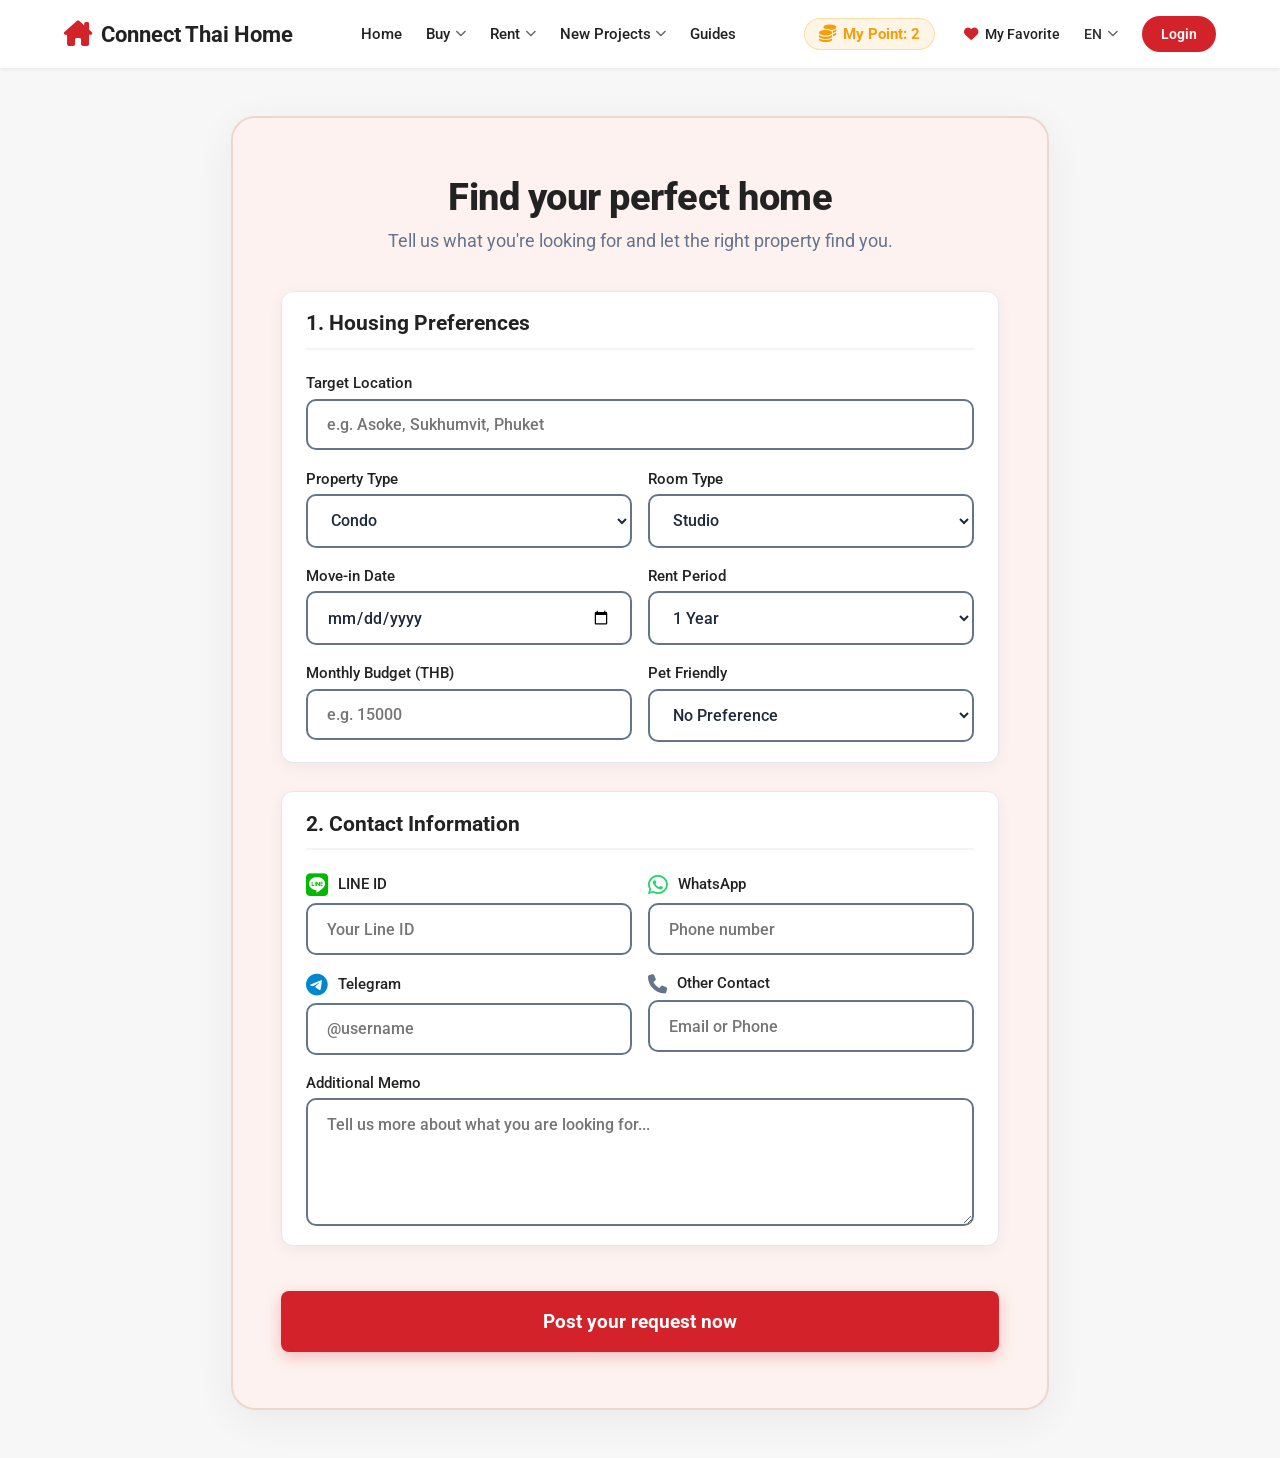
<file: pages/post-tenant.html>
<!DOCTYPE html>
<html lang="en">
<head>
    <meta charset="UTF-8">
    <meta name="viewport" content="width=device-width, initial-scale=1.0">
    <title>Find your home - Connect Thai Home</title>
    <!-- Use similar font as DDProperty -->
    <link href="https://fonts.googleapis.com/css2?family=Roboto:wght@300;400;500;700&display=swap" rel="stylesheet">
    <link rel="stylesheet" href="../css/global.css">
    <link rel="stylesheet" href="../css/post-home.css">
    <!-- Font Awesome for icons -->
    <link rel="stylesheet" href="https://cdnjs.cloudflare.com/ajax/libs/font-awesome/6.4.0/css/all.min.css">
    <style>
        .post-page-container {
            max-width: 850px;
            margin: 3rem auto;
            padding: 0 1rem;
        }
    </style>
</head>
<body style="background-color: var(--bg-light);">
    <header class="navbar">
        <div class="logo">
            <a href="../index.html" style="text-decoration: none; color: inherit; display: flex; align-items: center; gap: 8px;">
                <i class="fa-solid fa-house-chimney icon-red"></i>
                <span>Connect Thai Home</span>
            </a>
        </div>
        <nav class="nav-links">
            <a href="../index.html">Home</a>
            <a href="#">Buy <i class="fa-solid fa-chevron-down arrow"></i></a>
            <a href="#">Rent <i class="fa-solid fa-chevron-down arrow"></i></a>
            <a href="#">New Projects <i class="fa-solid fa-chevron-down arrow"></i></a>
            <a href="#">Guides</a>
        </nav>
        <div class="nav-right">
            <a href="favorites.html" class="nav-points" title="Manage Points">
                <i class="fa-solid fa-coins"></i>
                <span>My Point: 2</span>
            </a>
            <a href="favorites.html" class="nav-fav">
                <i class="fa-solid fa-heart"></i>
                <span>My Favorite</span>
            </a>
            <div class="lang-selector">
                EN <i class="fa-solid fa-chevron-down arrow"></i>
                <div class="lang-dropdown">
                    <a href="#">Thai (TH)</a>
                    <a href="#">Chinese (ZH)</a>
                    <a href="#">Korean (KO)</a>
                    <a href="#">Russian (RU)</a>
                </div>
            </div>
            <button class="btn-login" onclick="window.location.href='login.html'">Login</button>
        </div>
    </header>

    <div class="post-page-container">
        <div style="background-color: #fdf2ef; padding: 3.5rem 3rem; border-radius: 24px; box-shadow: 0 10px 40px rgba(0, 0, 0, 0.06); border: 2px solid #ecd7ce; margin-bottom: 3rem;">
            <div style="text-align: center; margin-bottom: 2.5rem;">
                <h1 style="font-size: 2.4rem; color: var(--text-dark); font-weight: 800; margin: 0; letter-spacing: -0.5px;">Find your perfect home</h1>
                <p style="color: #64748b; font-size: 1.1rem; margin-top: 12px; font-weight: 400;">Tell us what you're looking for and let the right property find you.</p>
            </div>
            
            <form class="post-form">
                <!-- Card 1: Preferences -->
                <div class="form-section-card">
                    <h3 style="margin-bottom: 1.5rem; font-size: 1.3rem; color: var(--text-dark); border-bottom: 2px solid #f1f5f9; padding-bottom: 0.8rem;">1. Housing Preferences</h3>
                    
                    <div class="form-row" style="margin-bottom: 1.2rem;">
                        <div class="form-group full-width">
                            <label>Target Location</label>
                            <input type="text" placeholder="e.g. Asoke, Sukhumvit, Phuket">
                        </div>
                    </div>

                    <div class="form-row" style="margin-bottom: 1.2rem;">
                        <div class="form-group">
                            <label>Property Type</label>
                            <select>
                                <option>Condo</option>
                                <option>House</option>
                                <option>Villa</option>
                                <option>Apartment</option>
                            </select>
                        </div>
                        <div class="form-group">
                            <label>Room Type</label>
                            <select>
                                <option>Studio</option>
                                <option>1 Bedroom</option>
                                <option>2 Bedrooms</option>
                                <option>3+ Bedrooms</option>
                            </select>
                        </div>
                    </div>

                    <div class="form-row" style="margin-bottom: 1.2rem;">
                        <div class="form-group">
                            <label>Move-in Date</label>
                            <input type="date">
                        </div>
                        <div class="form-group">
                            <label>Rent Period</label>
                            <select>
                                <option>1 Month</option>
                                <option>3 Months</option>
                                <option>6 Months</option>
                                <option selected>1 Year</option>
                            </select>
                        </div>
                    </div>

                    <div class="form-row">
                        <div class="form-group">
                            <label>Monthly Budget (THB)</label>
                            <input type="number" placeholder="e.g. 15000" style="font-weight: 500; color: var(--primary-red);">
                        </div>
                        <div class="form-group">
                            <label>Pet Friendly</label>
                            <select>
                                <option>No Preference</option>
                                <option>Yes (Must allow pets)</option>
                            </select>
                        </div>
                    </div>
                </div>

                <!-- Card 2: Contact Details -->
                <div class="form-section-card">
                    <h3 style="margin-bottom: 1.5rem; font-size: 1.3rem; color: var(--text-dark); border-bottom: 2px solid #f1f5f9; padding-bottom: 0.8rem;">2. Contact Information</h3>
                    
                    <div class="form-row" style="margin-bottom: 1.2rem;">
                        <div class="form-group">
                            <label><i class="fa-brands fa-line" style="color: #00B900; font-size: 1.4rem; vertical-align: middle; margin-right: 6px;"></i> LINE ID</label>
                            <input type="text" placeholder="Your Line ID">
                        </div>
                        <div class="form-group">
                            <label><i class="fa-brands fa-whatsapp" style="color: #25D366; font-size: 1.4rem; vertical-align: middle; margin-right: 6px;"></i> WhatsApp</label>
                            <input type="text" placeholder="Phone number">
                        </div>
                    </div>
                    
                    <div class="form-row" style="margin-bottom: 1.2rem;">
                        <div class="form-group">
                            <label><i class="fa-brands fa-telegram" style="color: #0088cc; font-size: 1.4rem; vertical-align: middle; margin-right: 6px;"></i> Telegram</label>
                            <input type="text" placeholder="@username">
                        </div>
                        <div class="form-group">
                            <label><i class="fa-solid fa-phone" style="color: #64748b; font-size: 1.2rem; vertical-align: middle; margin-right: 6px;"></i> Other Contact</label>
                            <input type="text" placeholder="Email or Phone">
                        </div>
                    </div>

                    <div class="form-group full-width" style="margin-top: 1rem;">
                        <label>Additional Memo</label>
                        <textarea placeholder="Tell us more about what you are looking for..." rows="5"></textarea>
                    </div>
                </div>

                <button type="button" class="btn-submit-post" style="padding: 1.2rem; font-size: 1.2rem; width: 100%; margin-top: 1rem; box-shadow: 0 5px 15px rgba(211, 34, 42, 0.25);">Post your request now</button>
            </form>
        </div>
    </div>
</body>
</html>
</file>
<file: style.css>
/* Reset and Global Styles */
* {
    margin: 0;
    padding: 0;
    box-sizing: border-box;
    font-family: 'Roboto', sans-serif;
}

body {
    background-color: #ffffff;
    color: #333333;
    overflow-x: hidden;
}

/* Variables for colors to match layout */
:root {
    --primary-red: #d3222a;
    --hover-red: #b01a22;
    --border-color: #dddddd;
    --text-dark: #222222;
    --text-light: #666666;
    --bg-light: #f7f7f7;
}

/* Header / Navbar */
.navbar {
    display: flex;
    justify-content: space-between;
    align-items: center;
    padding: 1rem 5%;
    background-color: #ffffff;
    box-shadow: 0 2px 4px rgba(0, 0, 0, 0.05);
    position: relative;
    z-index: 100;
}

.logo {
    display: flex;
    align-items: center;
    gap: 8px;
    font-size: 1.4rem;
    font-weight: 700;
    color: var(--text-dark);
}

.icon-red {
    color: var(--primary-red);
    font-size: 1.6rem;
}

.nav-links {
    display: flex;
    gap: 1.5rem;
}

.nav-links a {
    text-decoration: none;
    color: var(--text-dark);
    font-weight: 500;
    font-size: 0.95rem;
    display: flex;
    align-items: center;
    gap: 0.3rem;
    transition: color 0.2s;
}

.nav-links a:hover {
    color: var(--primary-red);
}

.arrow {
    font-size: 0.7rem;
    color: var(--text-light);
}

.nav-right {
    display: flex;
    align-items: center;
    gap: 1.5rem;
}

.lang-selector {
    font-size: 0.9rem;
    font-weight: 500;
    cursor: pointer;
    display: flex;
    align-items: center;
    gap: 0.3rem;
}

.bell-icon {
    font-size: 1.2rem;
    color: var(--text-dark);
    cursor: pointer;
}

.btn-login {
    background-color: var(--primary-red);
    color: #ffffff;
    border: none;
    padding: 0.6rem 1.2rem;
    border-radius: 20px;
    font-weight: 600;
    font-size: 0.9rem;
    cursor: pointer;
    transition: background-color 0.2s;
}

.btn-login:hover {
    background-color: var(--hover-red);
}

/* Hero Section */
.hero {
    position: relative;
    width: 100%;
    min-height: 350px;
    padding: 3rem 0 3.5rem 0;
    display: flex;
    align-items: center;
}

/* Background image using the generated image path */
.hero-bg {
    position: absolute;
    top: 0;
    left: 0;
    width: 100%;
    height: 100%;
    /* Red gradient overlay to act as a red background, keeping the home image */
    background: linear-gradient(rgba(211, 34, 42, 0.85), rgba(211, 34, 42, 0.85)), url('images/hero_bg.png');
    background-size: cover;
    background-position: center;
    z-index: 1;
}

/* Hero overlay removed for clear image */

.hero-content {
    position: relative;
    z-index: 3;
    padding: 0 5%;
    width: 100%;
    display: flex;
    justify-content: center;
}

.hero-centered-layout {
    display: flex;
    flex-direction: column;
    align-items: center;
    width: 100%;
}

/* Posting Actions */
.hero-posting-section {
    display: flex;
    gap: 1.5rem;
    margin-bottom: 2rem;
}

.btn-posting {
    background-color: #a81218; /* Strong red background */
    border: 2px solid rgba(255, 255, 255, 0.8); /* Thick white outline */
    border-radius: 50px;
    padding: 0.8rem 2.5rem;
    cursor: pointer;
    display: flex;
    align-items: center;
    justify-content: center;
    transition: background-color 0.2s, transform 0.2s, box-shadow 0.2s;
    text-align: center;
    box-shadow: 0 4px 15px rgba(0, 0, 0, 0.3);
}

.btn-posting:hover {
    background-color: var(--primary-red);
    transform: translateY(-2px);
    box-shadow: 0 6px 20px rgba(0, 0, 0, 0.4);
}

.posting-text {
    display: flex;
    flex-direction: column;
}

.posting-main {
    color: #ffffff;
    font-weight: 700;
    font-size: 1.15rem;
    letter-spacing: 0.5px;
}

.posting-sub {
    color: rgba(255, 255, 255, 0.9);
    font-size: 0.85rem;
    font-weight: 400;
    margin-top: 2px;
}

.hero-title {
    font-size: 3.5rem;
    font-weight: 700;
    color: #ffffff;
    text-shadow: 0 4px 15px rgba(0, 0, 0, 0.6);
    line-height: 1.1;
    margin-bottom: 2.5rem;
    text-align: center;
}

/* Search Container */
.search-container {
    background-color: #ffffff;
    border-radius: 12px;
    box-shadow: 0 10px 40px rgba(0, 0, 0, 0.2);
    width: 100%;
    max-width: 800px;
    position: relative;
    z-index: 10;
    padding: 1.5rem 2rem;
}

.search-tabs {
    display: flex;
    gap: 1.8rem;
    margin-bottom: 1.5rem;
    border-bottom: 1px solid var(--border-color);
}

.search-tabs .tab {
    background: none;
    border: none;
    font-size: 1.05rem;
    font-weight: 600;
    color: #777777;
    padding-bottom: 0.8rem;
    cursor: pointer;
    position: relative;
    transition: color 0.2s;
}

.search-tabs .tab:hover {
    color: var(--text-dark);
}

.search-tabs .tab.active {
    color: var(--text-dark);
}

.search-tabs .tab.active::after {
    content: '';
    position: absolute;
    bottom: -1px;
    left: 0;
    width: 100%;
    height: 3px;
    background-color: var(--primary-red);
}

.search-box {
    display: flex;
    gap: 1rem;
    margin-bottom: 1.2rem;
}

.search-input-wrapper {
    flex: 1;
    display: flex;
    align-items: center;
    border: 1px solid #cccccc; /* Darker border for clarity */
    border-radius: 8px; /* Slightly more modern than pill shape for real estate */
    padding: 0.8rem 1.2rem;
    background-color: #ffffff;
    transition: border-color 0.2s, box-shadow 0.2s;
}

.search-input-wrapper:focus-within {
    border-color: var(--primary-red);
    box-shadow: 0 0 0 1px var(--primary-red);
}

.search-icon {
    color: #555555; /* Darker icon */
    margin-right: 0.8rem;
    font-size: 1.1rem;
}

.search-input-wrapper input {
    border: none;
    background: transparent;
    width: 100%;
    font-size: 1.05rem;
    outline: none;
    color: var(--text-dark);
}

.search-input-wrapper input::placeholder {
    color: #888888;
    font-weight: 400;
}

.btn-search {
    background-color: var(--primary-red);
    color: #ffffff;
    border: none;
    padding: 0 2rem;
    border-radius: 8px; /* Matching the input border radius */
    font-weight: 700;
    font-size: 1.05rem;
    cursor: pointer;
    display: flex;
    align-items: center;
    gap: 0.5rem;
    transition: background-color 0.2s;
}

.btn-search:hover {
    background-color: var(--hover-red);
}

.search-filters {
    display: flex;
    gap: 0.8rem;
}

.filter-btn {
    background-color: #ffffff;
    border: 1px solid #cccccc; /* Clearer border */
    padding: 0.5rem 1.2rem;
    border-radius: 8px;
    color: #333333;
    font-size: 0.95rem;
    font-weight: 500;
    cursor: pointer;
    display: flex;
    align-items: center;
    gap: 0.5rem;
    transition: background-color 0.2s, border-color 0.2s;
}

.filter-btn:hover {
    background-color: var(--bg-light);
    border-color: #999999;
}

.filter-btn i {
    color: #555555;
    font-size: 1rem;
}

/* Modified Main Content Areas */
.properties-section, .tenant-section {
    padding: 3rem 5% 2rem 5%;
    max-width: 1200px;
    margin: 0 auto;
}

.section-title {
    font-size: 1.8rem;
    color: var(--text-dark);
    margin-bottom: 2rem;
    font-weight: 700;
    display: flex;
    align-items: center;
    gap: 1rem;
}

.badge {
    background-color: var(--primary-red);
    color: white;
    font-size: 1.1rem;
    padding: 0.4rem 1rem;
    border-radius: 20px;
    font-weight: 600;
    vertical-align: middle;
}

/* Property Cards (Airbnb Style) */
.property-grid {
    display: grid;
    grid-template-columns: repeat(4, 1fr);
    gap: 1.5rem;
}

.property-card {
    border-radius: 12px;
    overflow: hidden;
    cursor: pointer;
    transition: transform 0.2s, box-shadow 0.2s;
    display: flex;
    flex-direction: column;
}

.property-card:hover {
    transform: translateY(-4px);
}

.card-img-wrapper {
    width: 100%;
    aspect-ratio: 1 / 1;
    overflow: hidden;
    border-radius: 12px;
    margin-bottom: 0.8rem;
}

.card-img-wrapper img {
    width: 100%;
    height: 100%;
    object-fit: cover;
    transition: transform 0.3s;
}

.property-card:hover .card-img-wrapper img {
    transform: scale(1.05);
}

.card-body {
    padding: 0.2rem 0;
}

.card-location {
    font-weight: 600;
    font-size: 1.05rem;
    color: var(--text-dark);
    margin-bottom: 0.2rem;
}

.card-feature, .card-dates {
    font-size: 0.95rem;
    color: var(--text-light);
    margin-bottom: 0.2rem;
}

.card-price {
    margin-top: 0.4rem;
    font-size: 1rem;
    color: var(--text-dark);
}

.card-price .price {
    font-weight: 600;
}

/* Tenant Cards (Horizontal) */
.tenant-grid {
    display: grid;
    grid-template-columns: repeat(2, 1fr);
    gap: 1.5rem;
    margin-bottom: 3rem;
}

.tenant-card {
    display: flex;
    background-color: #ffffff;
    border: 2px solid #cccccc; /* Stronger visible border */
    border-radius: 12px;
    overflow: hidden;
    box-shadow: 0 4px 10px rgba(0,0,0,0.03);
    transition: box-shadow 0.2s, transform 0.2s, border-color 0.2s;
    cursor: pointer; /* Change to hand icon on hover */
}

.tenant-card:hover {
    box-shadow: 0 8px 20px rgba(0,0,0,0.08);
    transform: translateY(-2px);
    border-color: var(--primary-red); /* Highlight border on hover */
}

.tenant-img-wrapper {
    flex: 0 0 200px;
    height: 100%;
    min-height: 200px;
}

.placeholder-avatar {
    background-color: #eeeeee;
    display: flex;
    align-items: center;
    justify-content: center;
    color: #777777;
    font-size: 6rem;
}

.tenant-img-wrapper img {
    width: 100%;
    height: 100%;
    object-fit: cover;
}

.tenant-body {
    padding: 1.5rem;
    display: flex;
    flex-direction: column;
    justify-content: center;
    flex: 1;
}

.tenant-header {
    font-size: 1.15rem;
    font-weight: 600;
    color: var(--text-dark);
    margin-bottom: 1rem;
    line-height: 1.3;
}

.tenant-detail {
    font-size: 0.95rem;
    color: var(--text-light);
    margin-bottom: 0.5rem;
    display: flex;
    align-items: center;
    gap: 0.6rem;
}

.tenant-detail i {
    width: 18px;
    text-align: center;
    color: var(--primary-red);
}

.tenant-detail strong {
    color: var(--text-dark);
    font-weight: 500;
}

.btn-contact {
    margin-top: auto;
    background-color: var(--primary-red);
    color: #ffffff;
    border: 1px solid var(--primary-red);
    padding: 0.6rem 1.2rem;
    border-radius: 20px;
    font-weight: 600;
    font-size: 0.95rem;
    cursor: pointer;
    align-self: flex-start;
    transition: background-color 0.2s, color 0.2s;
    margin-top: 1.2rem;
}

.btn-contact:hover {
    background-color: var(--hover-red);
    color: #ffffff;
}

/* Modal Styles */
.modal-overlay {
    position: fixed;
    top: 0;
    left: 0;
    width: 100%;
    height: 100%;
    background-color: rgba(0, 0, 0, 0.6);
    display: flex;
    align-items: center;
    justify-content: center;
    z-index: 1000;
    opacity: 0;
    visibility: hidden;
    transition: opacity 0.3s, visibility 0.3s;
}

.modal-overlay.active {
    opacity: 1;
    visibility: visible;
}

.modal {
    background-color: #ffffff;
    width: 90%;
    max-width: 500px;
    max-height: 90vh;
    border-radius: 12px;
    position: relative;
    overflow-y: auto;
    box-shadow: 0 15px 50px rgba(0,0,0,0.3);
    transform: translateY(20px);
    transition: transform 0.3s;
}

.modal-overlay.active .modal {
    transform: translateY(0);
}

.modal-close {
    position: absolute;
    top: 15px;
    right: 15px;
    background: #ffffff;
    border: none;
    width: 32px;
    height: 32px;
    border-radius: 50%;
    display: flex;
    align-items: center;
    justify-content: center;
    font-size: 1.2rem;
    cursor: pointer;
    box-shadow: 0 2px 5px rgba(0,0,0,0.2);
    z-index: 10;
    color: var(--text-dark);
}

.modal-close:hover {
    background: #f0f0f0;
}

.modal-content {
    display: flex;
    flex-direction: column;
}

.modal-image {
    width: 100%;
    height: 250px;
}

.modal-image img {
    width: 100%;
    height: 100%;
    object-fit: cover;
}

.modal-details {
    padding: 1.5rem;
    display: flex;
    flex-direction: column;
    gap: 1rem;
}

.detail-row {
    display: flex;
    justify-content: space-between;
    align-items: center;
    border-bottom: 1px solid var(--border-color);
    padding-bottom: 0.8rem;
}

.detail-row:last-child {
    border-bottom: none;
    padding-bottom: 0;
}

.detail-label {
    font-weight: 500;
    color: var(--text-light);
    width: 40%;
}

.detail-value {
    font-weight: 600;
    color: var(--text-dark);
    width: 60%;
    text-align: right;
}

.price-row .detail-value {
    color: var(--primary-red);
    font-size: 1.2rem;
}

.modal-map {
    padding: 0 1.5rem 1rem 1.5rem;
}

.btn-contact-modal {
    margin: 0 1.5rem 1.5rem 1.5rem;
    background-color: var(--primary-red);
    color: #ffffff;
    border: none;
    padding: 1rem;
    border-radius: 8px;
    font-weight: 700;
    font-size: 1.1rem;
    cursor: pointer;
    transition: background-color 0.2s;
    text-align: center;
}

.btn-contact-modal:hover {
    background-color: var(--hover-red);
}

/* Form Styles for Posting */
.post-form {
    display: flex;
    flex-direction: column;
    gap: 1.2rem;
}

.form-row {
    display: flex;
    gap: 1rem;
}

.form-row .form-group {
    flex: 1;
}

.form-group {
    display: flex;
    flex-direction: column;
    gap: 0.4rem;
}

.form-group.full-width {
    width: 100%;
}

.form-group label {
    font-weight: 500;
    font-size: 0.95rem;
    color: var(--text-dark);
}

.form-group input, 
.form-group select, 
.form-group textarea {
    padding: 0.9rem 1.2rem;
    border: 2px solid #64748b; /* Solid dark gray border */
    border-radius: 10px;
    font-size: 1rem;
    outline: none;
    transition: all 0.2s ease;
    font-family: inherit;
    width: 100%;
    background-color: #ffffff;
    color: #1e293b;
    font-weight: 500;
}

.form-group input:focus, 
.form-group select:focus, 
.form-group textarea:focus {
    border-color: var(--primary-red);
    box-shadow: 0 0 0 3px rgba(211, 34, 42, 0.1);
}

.search-suggestions {
    position: absolute;
    top: 100%;
    left: 0;
    right: 0;
    background: white;
    border: 1px solid #e2e8f0;
    border-radius: 8px;
    box-shadow: 0 4px 15px rgba(0,0,0,0.1);
    z-index: 100;
    margin-top: 5px;
    list-style: none;
    padding: 0;
    max-height: 200px;
    overflow-y: auto;
}

.search-suggestions li {
    padding: 10px 15px;
    cursor: pointer;
    border-bottom: 1px solid #f1f5f9;
    color: #334155;
    font-size: 0.95rem;
    display: flex;
    align-items: center;
    gap: 10px;
}

.search-suggestions li:last-child {
    border-bottom: none;
}

.search-suggestions li:hover {
    background-color: #f8fafc;
    color: var(--primary-red);
}

.form-section-card {
    background: #ffffff;
    border-radius: 12px;
    padding: 1.2rem 1.5rem;
    margin-bottom: 0.6rem; /* Ultra compact layout */
    box-shadow: 0 4px 15px rgba(0, 0, 0, 0.05);
    border: 1px solid #e2e8f0;
}

.upload-area {
    border: 3px dashed #64748b; /* Darker border */
    border-radius: 12px;
    padding: 2.5rem;
    text-align: center;
    background-color: #f1f5f9; /* Slightly darker background */
    position: relative;
    cursor: pointer;
    transition: all 0.2s ease;
}

.upload-area:hover {
    border-color: var(--primary-red);
    background-color: #fff5f5;
    transform: translateY(-2px);
    box-shadow: 0 4px 12px rgba(211, 34, 42, 0.1);
}

.upload-area i {
    font-size: 2.5rem;
    color: #999999;
    margin-bottom: 0.5rem;
}

.upload-area p {
    color: #666666;
    font-size: 0.9rem;
}

.file-input {
    position: absolute;
    top: 0;
    left: 0;
    width: 100%;
    height: 100%;
    opacity: 0;
    cursor: pointer;
}

.btn-submit-post {
    background-color: var(--primary-red);
    color: white;
    border: none;
    border-radius: 8px;
    padding: 1rem;
    font-size: 1.1rem;
    font-weight: 700;
    cursor: pointer;
    margin-top: 1rem;
    transition: background-color 0.2s;
}

.btn-submit-post:hover {
    background-color: var(--hover-red);
}

/* Responsive adjustments */
@media (max-width: 1000px) {
    .property-grid {
        grid-template-columns: repeat(2, 1fr);
    }
    .tenant-grid {
        grid-template-columns: 1fr;
    }
}

@media (max-width: 600px) {
    .property-grid {
        grid-template-columns: 1fr;
    }
    .hero-title {
        font-size: 2.5rem;
    }
    .tenant-card {
        flex-direction: column;
    }
    .tenant-img-wrapper {
        min-height: 200px;
        flex: auto;
    }
}
</file>
<file: css/global.css>
/* Reset and Global Styles */
* {
    margin: 0;
    padding: 0;
    box-sizing: border-box;
    font-family: 'Roboto', sans-serif;
}

body {
    background-color: #ffffff;
    color: #333333;
    overflow-x: hidden;
}

/* Variables for colors to match layout */
:root {
    --primary-red: #d3222a;
    --hover-red: #b01a22;
    --border-color: #dddddd;
    --text-dark: #222222;
    --text-light: #666666;
    --bg-light: #f7f7f7;
}

/* Header / Navbar */
.navbar {
    display: flex;
    justify-content: space-between;
    align-items: center;
    padding: 1rem 5%;
    background-color: #ffffff;
    box-shadow: 0 2px 4px rgba(0, 0, 0, 0.05);
    position: relative;
    z-index: 100;
}

.logo {
    display: flex;
    align-items: center;
    gap: 8px;
    font-size: 1.4rem;
    font-weight: 700;
    color: var(--text-dark);
}

.icon-red {
    color: var(--primary-red);
    font-size: 1.6rem;
}

.nav-links {
    display: flex;
    gap: 1.5rem;
}

.nav-links a {
    text-decoration: none;
    color: var(--text-dark);
    font-weight: 500;
    font-size: 0.95rem;
    display: flex;
    align-items: center;
    gap: 0.3rem;
    transition: color 0.2s;
}

.nav-links a:hover {
    color: var(--primary-red);
}

.arrow {
    font-size: 0.7rem;
    color: var(--text-light);
}

.nav-right {
    display: flex;
    align-items: center;
    gap: 1.5rem;
}

.lang-selector {
    position: relative;
    font-size: 0.9rem;
    font-weight: 500;
    cursor: pointer;
    display: flex;
    align-items: center;
    gap: 0.3rem;
    padding: 0.5rem 0;
}

.lang-dropdown {
    position: absolute;
    top: 100%;
    right: 0;
    background: white;
    box-shadow: 0 4px 12px rgba(0,0,0,0.1);
    border-radius: 8px;
    min-width: 120px;
    display: none;
    flex-direction: column;
    padding: 0.5rem 0;
    z-index: 1000;
    border: 1px solid #eee;
}

.lang-selector:hover .lang-dropdown {
    display: flex;
}

.lang-dropdown a {
    padding: 0.6rem 1rem;
    text-decoration: none;
    color: var(--text-dark);
    font-size: 0.9rem;
    font-weight: 400;
    transition: all 0.2s;
}

/* Favorite Heart Button over Card Images / Avatars */
.item-image, .card-img-wrapper, .tenant-avatar, .tenant-img-wrapper {
    position: relative;
}

.btn-favorite {
    position: absolute;
    top: 12px;
    right: 12px;
    width: 36px;
    height: 36px;
    background: rgba(255, 255, 255, 0.2);
    backdrop-filter: blur(8px);
    -webkit-backdrop-filter: blur(8px);
    border: 3px solid #ffffff;
    border-radius: 50%;
    display: flex;
    align-items: center;
    justify-content: center;
    cursor: pointer;
    box-shadow: 0 4px 12px rgba(0,0,0,0.15);
    transition: all 0.2s cubic-bezier(0.4, 0, 0.2, 1);
    z-index: 5;
    color: #ffffff;
}

.btn-favorite:hover {
    transform: scale(1.1);
    background: rgba(255, 255, 255, 0.3);
}

.btn-favorite.active {
    background: var(--primary-red);
    border-color: var(--primary-red);
    color: #ffffff;
}

.btn-favorite i {
    font-size: 1.1rem;
}

/* Toast Notification */
.toast-notification {
    position: fixed;
    bottom: -100px;
    left: 50%;
    transform: translateX(-50%);
    background: rgba(34, 34, 34, 0.95);
    color: white;
    padding: 1rem 2rem;
    border-radius: 50px;
    box-shadow: 0 10px 30px rgba(0,0,0,0.2);
    z-index: 10000;
    font-weight: 500;
    display: flex;
    align-items: center;
    gap: 10px;
    transition: all 0.5s cubic-bezier(0.175, 0.885, 0.32, 1.275);
    pointer-events: none;
}

.toast-notification.show {
    bottom: 40px;
}

.toast-icon {
    color: var(--primary-red);
    font-size: 1.2rem;
}

.lang-dropdown a:hover {
    background: var(--bg-light);
    color: var(--primary-red);
}

.nav-fav {
    text-decoration: none;
    color: var(--text-dark);
    font-weight: 500;
    font-size: 0.9rem;
    display: flex;
    align-items: center;
    gap: 0.4rem;
    transition: color 0.2s;
}

.nav-fav:hover {
    color: var(--primary-red);
}

.nav-fav i {
    color: var(--primary-red);
}

.nav-points {
    display: flex;
    align-items: center;
    gap: 6px;
    font-size: 0.95rem;
    font-weight: 700;
    color: #f59e0b;
    background: rgba(245, 158, 11, 0.1);
    padding: 6px 14px;
    border-radius: 50px;
    text-decoration: none;
    transition: all 0.2s;
    margin-right: 5px;
    border: 1px solid rgba(245, 158, 11, 0.3);
}

.nav-points i {
    font-size: 1.1rem;
}

.nav-points:hover {
    background: rgba(245, 158, 11, 0.2);
    transform: translateY(-1px);
}

.btn-charge {
    background: var(--primary-red);
    color: white;
    border: none;
    padding: 8px 18px;
    border-radius: 50px;
    font-weight: 700;
    cursor: pointer;
    transition: all 0.2s;
    box-shadow: 0 4px 12px rgba(225, 29, 72, 0.2);
    font-size: 0.95rem;
}

.btn-charge:hover {
    background: #be123c;
    transform: translateY(-1px);
    box-shadow: 0 6px 15px rgba(225, 29, 72, 0.3);
}

.btn-charge:active {
    transform: translateY(0);
}

.btn-login {
    background-color: var(--primary-red);
    color: #ffffff;
    border: none;
    padding: 0.6rem 1.2rem;
    border-radius: 20px;
    font-weight: 600;
    font-size: 0.9rem;
    cursor: pointer;
    transition: background-color 0.2s;
}

.btn-login:hover {
    background-color: var(--hover-red);
}
</file>
<file: css/charge.css>
.charge-container {
    max-width: 1000px;
    margin: 4rem auto;
    padding: 0 1.5rem;
}

.charge-header {
    text-align: center;
    margin-bottom: 3rem;
}

.charge-header h1 {
    font-size: 2.5rem;
    font-weight: 800;
    color: var(--text-dark);
    margin-bottom: 1rem;
}

.charge-header p {
    color: #64748b;
    font-size: 1.1rem;
}

/* Pricing Cards */
.pricing-grid {
    display: grid;
    grid-template-columns: repeat(auto-fit, minmax(280px, 1fr));
    gap: 2rem;
    margin-bottom: 4rem;
}

.pricing-card {
    background: white;
    border-radius: 20px;
    padding: 2.5rem;
    text-align: center;
    box-shadow: 0 10px 30px rgba(0,0,0,0.05);
    transition: all 0.3s ease;
    border: 2px solid transparent;
    cursor: pointer;
    display: flex;
    flex-direction: column;
    justify-content: space-between;
}

.pricing-card:hover {
    transform: translateY(-10px);
    box-shadow: 0 20px 40px rgba(0,0,0,0.1);
}

.pricing-card.popular {
    border-color: var(--primary-red);
    position: relative;
}

.popular-badge {
    position: absolute;
    top: -15px;
    left: 50%;
    transform: translateX(-50%);
    background: var(--primary-red);
    color: white;
    padding: 6px 16px;
    border-radius: 50px;
    font-size: 0.85rem;
    font-weight: 700;
    white-space: nowrap;
}

.points-value {
    font-size: 3rem;
    font-weight: 900;
    color: var(--text-dark);
    margin-bottom: 0.5rem;
}

.points-label {
    font-size: 1.1rem;
    color: #64748b;
    margin-bottom: 1.5rem;
}

.price-tag {
    font-size: 2rem;
    font-weight: 700;
    color: var(--primary-red);
    margin-bottom: 2rem;
}

.perks-list {
    text-align: left;
    margin-bottom: 2rem;
    list-style: none;
    padding: 0;
}

.perks-list li {
    margin-bottom: 0.8rem;
    color: #475569;
    display: flex;
    align-items: center;
    gap: 8px;
}

.perks-list li i {
    color: #22c55e;
}

.btn-select-plan {
    width: 100%;
    padding: 1rem;
    border-radius: 12px;
    border: 2px solid #e2e8f0;
    background: white;
    font-weight: 700;
    cursor: pointer;
    transition: all 0.2s;
}

.pricing-card:hover .btn-select-plan {
    background: var(--primary-red);
    color: white;
    border-color: var(--primary-red);
}

/* Payment Form */
.payment-section {
    background: white;
    border-radius: 20px;
    padding: 3rem;
    box-shadow: 0 10px 30px rgba(0,0,0,0.05);
    max-width: 600px;
    margin: 0 auto;
}

.payment-section h2 {
    margin-bottom: 2rem;
    font-size: 1.5rem;
}

.form-group {
    margin-bottom: 1.5rem;
}

.form-group label {
    display: block;
    margin-bottom: 0.5rem;
    font-weight: 600;
    color: #475569;
}

.form-group input {
    width: 100%;
    padding: 1rem;
    border-radius: 10px;
    border: 1px solid #e2e8f0;
    font-size: 1rem;
    transition: border-color 0.2s;
}

.form-group input:focus {
    border-color: var(--primary-red);
    outline: none;
}

.form-row {
    display: grid;
    grid-template-columns: 1fr 1fr;
    gap: 1.5rem;
}

.btn-confirm-payment {
    width: 100%;
    padding: 1.2rem;
    background: var(--primary-red);
    color: white;
    border: none;
    border-radius: 12px;
    font-size: 1.1rem;
    font-weight: 700;
    cursor: pointer;
    margin-top: 1rem;
    transition: all 0.2s;
}

.btn-confirm-payment:hover {
    background: #be123c;
    transform: scale(1.02);
}

@media (max-width: 768px) {
    .pricing-grid {
        grid-template-columns: 1fr;
    }
    .payment-section {
        padding: 2rem;
    }
}
</file>
<file: css/property-list.css>
/* Property List Page Styles */

.list-container {
    max-width: 1100px;
    margin: 2rem auto;
    padding: 0 1.5rem;
}

/* Filter Bar styles */
.filter-bar {
    background: white;
    padding: 1.5rem 1.2rem;
    border-radius: 16px;
    box-shadow: 0 10px 30px rgba(0,0,0,0.06);
    display: flex;
    flex-wrap: nowrap; /* Single line as requested */
    align-items: flex-end;
    gap: 0.8rem;
    margin-bottom: 3rem;
    border: 1px solid #e2e8f0;
}

.filter-group {
    flex: 1;
    min-width: 140px;
    display: flex;
    flex-direction: column;
    gap: 0.6rem;
}

.filter-group label {
    font-size: 0.85rem;
    font-weight: 700;
    color: #475569;
    text-transform: uppercase;
    letter-spacing: 0.8px;
}

.filter-group select,
.filter-group input {
    padding: 1rem;
    border: 2px solid #334155; /* Solid dark borders as requested */
    border-radius: 10px;
    font-size: 0.95rem;
    outline: none;
    background-color: #ffffff;
    transition: all 0.2s;
    color: var(--text-dark);
    font-weight: 500;
    width: 100%;
}

.filter-group select:focus,
.filter-group input:focus {
    border-color: var(--primary-red);
    box-shadow: 0 0 0 4px rgba(211, 34, 42, 0.1);
}


.btn-filter-search {
    background-color: #334155; /* Dark gray for premium look */
    color: white;
    border: none;
    padding: 1rem 2.5rem;
    border-radius: 10px;
    font-weight: 700;
    cursor: pointer;
    transition: all 0.2s;
    height: 52px; /* Fixed height to match inputs */
}

.btn-filter-search:hover {
    background-color: #1e293b;
    transform: translateY(-2px);
    box-shadow: 0 4px 12px rgba(0, 0, 0, 0.1);
}


/* List Item Styles */
.property-list-vertical {
    display: flex;
    flex-direction: column;
    gap: 1.5rem;
}

.property-list-item {
    display: flex;
    background: white;
    border-radius: 20px;
    overflow: hidden;
    box-shadow: 0 4px 15px rgba(0,0,0,0.04);
    border: 2px solid #cbd5e1; /* Strong gray border as requested */
    transition: all 0.3s ease;
    cursor: pointer;
}

.property-list-item:hover {
    transform: translateY(-4px);
    box-shadow: 0 12px 30px rgba(0,0,0,0.08);
    border-color: var(--primary-red);
}


.item-image {
    width: 320px;
    height: 220px;
    flex-shrink: 0;
    overflow: hidden;
}

.item-image img {
    width: 100%;
    height: 100%;
    object-fit: cover;
    transition: transform 0.5s;
}

.property-list-item:hover .item-image img {
    transform: scale(1.08);
}

.item-content {
    padding: 1.8rem;
    flex: 1;
    display: flex;
    flex-direction: column;
}

.item-header {
    display: flex;
    justify-content: space-between;
    align-items: flex-start;
    margin-bottom: 1.2rem;
}

.item-title {
    font-size: 1.4rem;
    font-weight: 800;
    color: var(--text-dark);
}

.item-price {
    font-size: 1.5rem;
    font-weight: 800;
    color: var(--primary-red);
}

.item-price span {
    font-size: 0.9rem;
    color: var(--text-light);
    font-weight: 500;
}

.item-details-grid {
    display: grid;
    grid-template-columns: repeat(3, 1fr);
    gap: 1rem;
    margin-bottom: 1.5rem;
}

.detail-pill {
    display: flex;
    align-items: center;
    gap: 10px;
    padding: 0.6rem 1rem;
    background: #f8fafc;
    border-radius: 8px;
    font-size: 0.9rem;
    color: #475569;
    font-weight: 500;
}

.detail-pill i {
    color: var(--primary-red);
    font-size: 1rem;
    width: 18px;
    text-align: center;
}

.item-footer {
    margin-top: auto;
    display: flex;
    justify-content: space-between;
    align-items: center;
}

.item-location {
    color: var(--text-light);
    font-size: 0.95rem;
    display: flex;
    align-items: center;
    gap: 8px;
}

.view-map-link {
    display: flex;
    align-items: center;
    gap: 6px;
    color: var(--primary-red);
    text-decoration: none;
    font-weight: 600;
    font-size: 0.85rem;
    padding: 4px 10px;
    background: #fdf2f2;
    border-radius: 6px;
    transition: all 0.2s;
}

.view-map-link:hover {
    background: #fee2e2;
    transform: scale(1.05);
}


.btn-item-contact {
    background: white;
    border: 2px solid var(--primary-red);
    color: var(--primary-red);
    padding: 0.6rem 1.8rem;
    border-radius: 50px;
    font-weight: 700;
    cursor: pointer;
    transition: all 0.2s;
}

.btn-item-contact:hover {
    background: var(--primary-red);
    color: white;
}

/* Responsive */
@media (max-width: 900px) {
    .property-list-item {
        flex-direction: column;
    }
    .item-image {
        width: 100%;
        height: 250px;
    }
    .filter-bar {
        flex-direction: column;
        align-items: stretch;
    }
    .btn-filter-search {
        width: 100%;
    }
}
</file>
<file: css/modal.css>
/* Shared Modal Styles */

.modal-overlay {
    position: fixed;
    top: 0;
    left: 0;
    width: 100%;
    height: 100%;
    background-color: rgba(0, 0, 0, 0.6);
    display: flex;
    align-items: center;
    justify-content: center;
    z-index: 1000;
    opacity: 0;
    visibility: hidden;
    transition: opacity 0.3s, visibility 0.3s;
}

.modal-overlay.active {
    opacity: 1;
    visibility: visible;
}

.modal {
    background-color: #ffffff;
    width: 90%;
    max-width: 500px;
    max-height: 90vh;
    border-radius: 12px;
    position: relative;
    overflow-y: auto;
    box-shadow: 0 15px 50px rgba(0,0,0,0.3);
    transform: translateY(20px);
    transition: transform 0.3s;
}

.modal-overlay.active .modal {
    transform: translateY(0);
}

.modal-close {
    position: absolute;
    top: 15px;
    right: 15px;
    background: #ffffff;
    border: none;
    width: 32px;
    height: 32px;
    border-radius: 50%;
    display: flex;
    align-items: center;
    justify-content: center;
    font-size: 1.2rem;
    cursor: pointer;
    box-shadow: 0 2px 5px rgba(0,0,0,0.2);
    z-index: 10;
    color: var(--text-dark);
}

.modal-close:hover {
    background: #f0f0f0;
}

.modal-content {
    display: flex;
    flex-direction: column;
}

.modal-image {
    width: 100%;
    height: 250px;
}

.modal-image img {
    width: 100%;
    height: 100%;
    object-fit: cover;
}

.modal-details {
    padding: 1.5rem;
    display: flex;
    flex-direction: column;
    gap: 1rem;
}

.detail-row {
    display: flex;
    justify-content: space-between;
    align-items: center;
    border-bottom: 1px solid var(--border-color);
    padding-bottom: 0.8rem;
}

.detail-row:last-child {
    border-bottom: none;
    padding-bottom: 0;
}

.detail-label {
    font-weight: 500;
    color: var(--text-light);
    width: 40%;
}

.detail-value {
    font-weight: 600;
    color: var(--text-dark);
    width: 60%;
    text-align: right;
}

.price-row .detail-value {
    color: var(--primary-red);
    font-size: 1.2rem;
}

.modal-map {
    padding: 0 1.5rem 1rem 1.5rem;
}

.btn-contact-modal {
    margin: 0 1.5rem 1.5rem 1.5rem;
    background-color: var(--primary-red);
    color: #ffffff;
    border: none;
    padding: 1rem;
    border-radius: 8px;
    font-weight: 700;
    font-size: 1.1rem;
    cursor: pointer;
    transition: background-color 0.2s;
    text-align: center;
}

.btn-contact-modal:hover {
    background-color: var(--hover-red);
}
</file>
<file: css/login.css>
/* Login Page Styles */

.login-auth-container {
    min-height: 100vh;
    display: flex;
    flex-direction: column;
    background: linear-gradient(135deg, #f8fafc 0%, #f1f5f9 100%);
}

.login-card-wrapper {
    flex: 1;
    display: flex;
    align-items: center;
    justify-content: center;
    padding: 2rem;
}

.login-card {
    background: white;
    width: 100%;
    max-width: 550px; /* Increased as per previous turn */
    padding: 4rem;
    border-radius: 24px;
    box-shadow: 0 20px 60px rgba(0,0,0,0.1);
    text-align: center;
    border: 2px solid #334155;
}

.login-header h1 {
    font-size: 2.2rem;
    font-weight: 900;
    margin-bottom: 0.5rem;
    color: var(--text-dark);
}

.login-header p {
    color: #64748b;
    margin-top: 1.5rem; /* Space from title */
    margin-bottom: 2rem; /* Space to Google button */
    font-size: 1.1rem;
    font-weight: 500;
}

/* Social Login */
.social-login-group {
    display: flex;
    flex-direction: column;
    gap: 1rem;
    margin-top: 1.5rem;
    margin-bottom: 0.8rem; /* Reduced from 2.5rem */
}

.btn-social {
    display: flex;
    align-items: center;
    justify-content: center;
    gap: 12px;
    padding: 0.8rem 1.2rem; /* Reduced vertical padding from 1.2rem */
    border-radius: 12px;
    font-weight: 700;
    font-size: 1.05rem;
    cursor: pointer;
    transition: all 0.2s;
    border: 2px solid #334155;
    background: white;
    color: var(--text-dark);
}

.btn-social:hover {
    background: #f8fafc;
    border-color: #334155; /* Keep the dark border on hover */
    transform: translateY(-2px);
}

.btn-social img {
    width: 20px;
    height: 20px;
}

.divider {
    display: flex;
    align-items: center;
    margin: 1.2rem 0; /* Reduced from 2rem 0 */
    color: #cbd5e1;
}

.divider::before,
.divider::after {
    content: "";
    flex: 1;
    height: 1px;
    background: #e2e8f0;
}

.divider span {
    padding: 0 1rem;
    font-size: 0.85rem;
    font-weight: 500;
}

/* Form Styles */
.login-form {
    text-align: left;
}

.form-group {
    margin-bottom: 1.5rem;
}

.form-group label {
    display: block;
    font-size: 0.95rem; /* Increased from 0.85rem */
    font-weight: 700;
    margin-bottom: 0.8rem;
    color: var(--text-dark);
}

.form-group input {
    width: 100%;
    padding: 1.2rem; /* Increased from 1rem */
    border: 2px solid #334155; /* More visible border */
    border-radius: 12px;
    outline: none;
    transition: all 0.2s;
    font-size: 1.05rem; /* Increased from 0.95rem */
}

.form-group input:focus {
    border-color: var(--primary-red);
    box-shadow: 0 0 0 4px rgba(211, 34, 42, 0.1);
}

.form-options {
    display: flex;
    justify-content: space-between;
    align-items: center;
    margin-bottom: 2rem;
    font-size: 0.85rem;
}

.checkbox-container {
    display: flex;
    align-items: center;
    gap: 8px;
    cursor: pointer;
    color: #64748b;
}

.forgot-password {
    color: var(--primary-red);
    text-decoration: none;
    font-weight: 600;
}

.btn-login-submit {
    width: 100%;
    background-color: var(--primary-red);
    color: white;
    border: none;
    padding: 1.1rem;
    border-radius: 12px;
    font-weight: 700;
    font-size: 1rem;
    cursor: pointer;
    transition: all 0.2s;
    box-shadow: 0 4px 12px rgba(211, 34, 42, 0.2);
}

.btn-login-submit:hover {
    background-color: var(--hover-red);
    transform: translateY(-2px);
    box-shadow: 0 6px 15px rgba(211, 34, 42, 0.3);
}

.signup-prompt {
    margin-top: 2rem;
    font-size: 0.9rem;
    color: #64748b;
}

.signup-prompt a {
    color: var(--primary-red);
    text-decoration: none;
    font-weight: 700;
}

/* Responsive */
@media (max-width: 480px) {
    .login-card {
        padding: 2rem 1.5rem;
        box-shadow: none;
        border: none;
        background: transparent;
    }
}
</file>
<file: css/post-home.css>
/* Form Styles for Posting */
.post-form {
    display: flex;
    flex-direction: column;
    gap: 1.2rem;
}

.form-row {
    display: flex;
    gap: 1rem;
}

.form-row .form-group {
    flex: 1;
}

.form-group {
    display: flex;
    flex-direction: column;
    gap: 0.4rem;
}

.form-group.full-width {
    width: 100%;
}

.form-group label {
    font-weight: 500;
    font-size: 0.95rem;
    color: var(--text-dark);
}

.form-group input, 
.form-group select, 
.form-group textarea {
    padding: 0.9rem 1.2rem;
    border: 2px solid #64748b; /* Solid dark gray border */
    border-radius: 10px;
    font-size: 1rem;
    outline: none;
    transition: all 0.2s ease;
    font-family: inherit;
    width: 100%;
    background-color: #ffffff;
    color: #1e293b;
    font-weight: 500;
}

.form-group input:focus, 
.form-group select:focus, 
.form-group textarea:focus {
    border-color: var(--primary-red);
    box-shadow: 0 0 0 3px rgba(211, 34, 42, 0.1);
}

.search-suggestions {
    position: absolute;
    top: 100%;
    left: 0;
    right: 0;
    background: white;
    border: 1px solid #e2e8f0;
    border-radius: 8px;
    box-shadow: 0 4px 15px rgba(0,0,0,0.1);
    z-index: 100;
    margin-top: 5px;
    list-style: none;
    padding: 0;
    max-height: 200px;
    overflow-y: auto;
}

.search-suggestions li {
    padding: 10px 15px;
    cursor: pointer;
    border-bottom: 1px solid #f1f5f9;
    color: #334155;
    font-size: 0.95rem;
    display: flex;
    align-items: center;
    gap: 10px;
}

.search-suggestions li:last-child {
    border-bottom: none;
}

.search-suggestions li:hover {
    background-color: #f8fafc;
    color: var(--primary-red);
}

.form-section-card {
    background: #ffffff;
    border-radius: 12px;
    padding: 1.2rem 1.5rem;
    margin-bottom: 0.6rem; /* Ultra compact layout */
    box-shadow: 0 4px 15px rgba(0, 0, 0, 0.05);
    border: 1px solid #e2e8f0;
}

.upload-area {
    border: 3px dashed #64748b; /* Darker border */
    border-radius: 12px;
    padding: 2.5rem;
    text-align: center;
    background-color: #f1f5f9; /* Slightly darker background */
    position: relative;
    cursor: pointer;
    transition: all 0.2s ease;
}

.upload-area:hover {
    border-color: var(--primary-red);
    background-color: #fff5f5;
    transform: translateY(-2px);
    box-shadow: 0 4px 12px rgba(211, 34, 42, 0.1);
}

.upload-area i {
    font-size: 2.5rem;
    color: #999999;
    margin-bottom: 0.5rem;
}

.upload-area p {
    color: #666666;
    font-size: 0.9rem;
}

.file-input {
    position: absolute;
    top: 0;
    left: 0;
    width: 100%;
    height: 100%;
    opacity: 0;
    cursor: pointer;
}

.btn-submit-post {
    background-color: var(--primary-red);
    color: white;
    border: none;
    border-radius: 8px;
    padding: 1rem;
    font-size: 1.1rem;
    font-weight: 700;
    cursor: pointer;
    margin-top: 1rem;
    transition: background-color 0.2s;
}

.btn-submit-post:hover {
    background-color: var(--hover-red);
}
</file>
